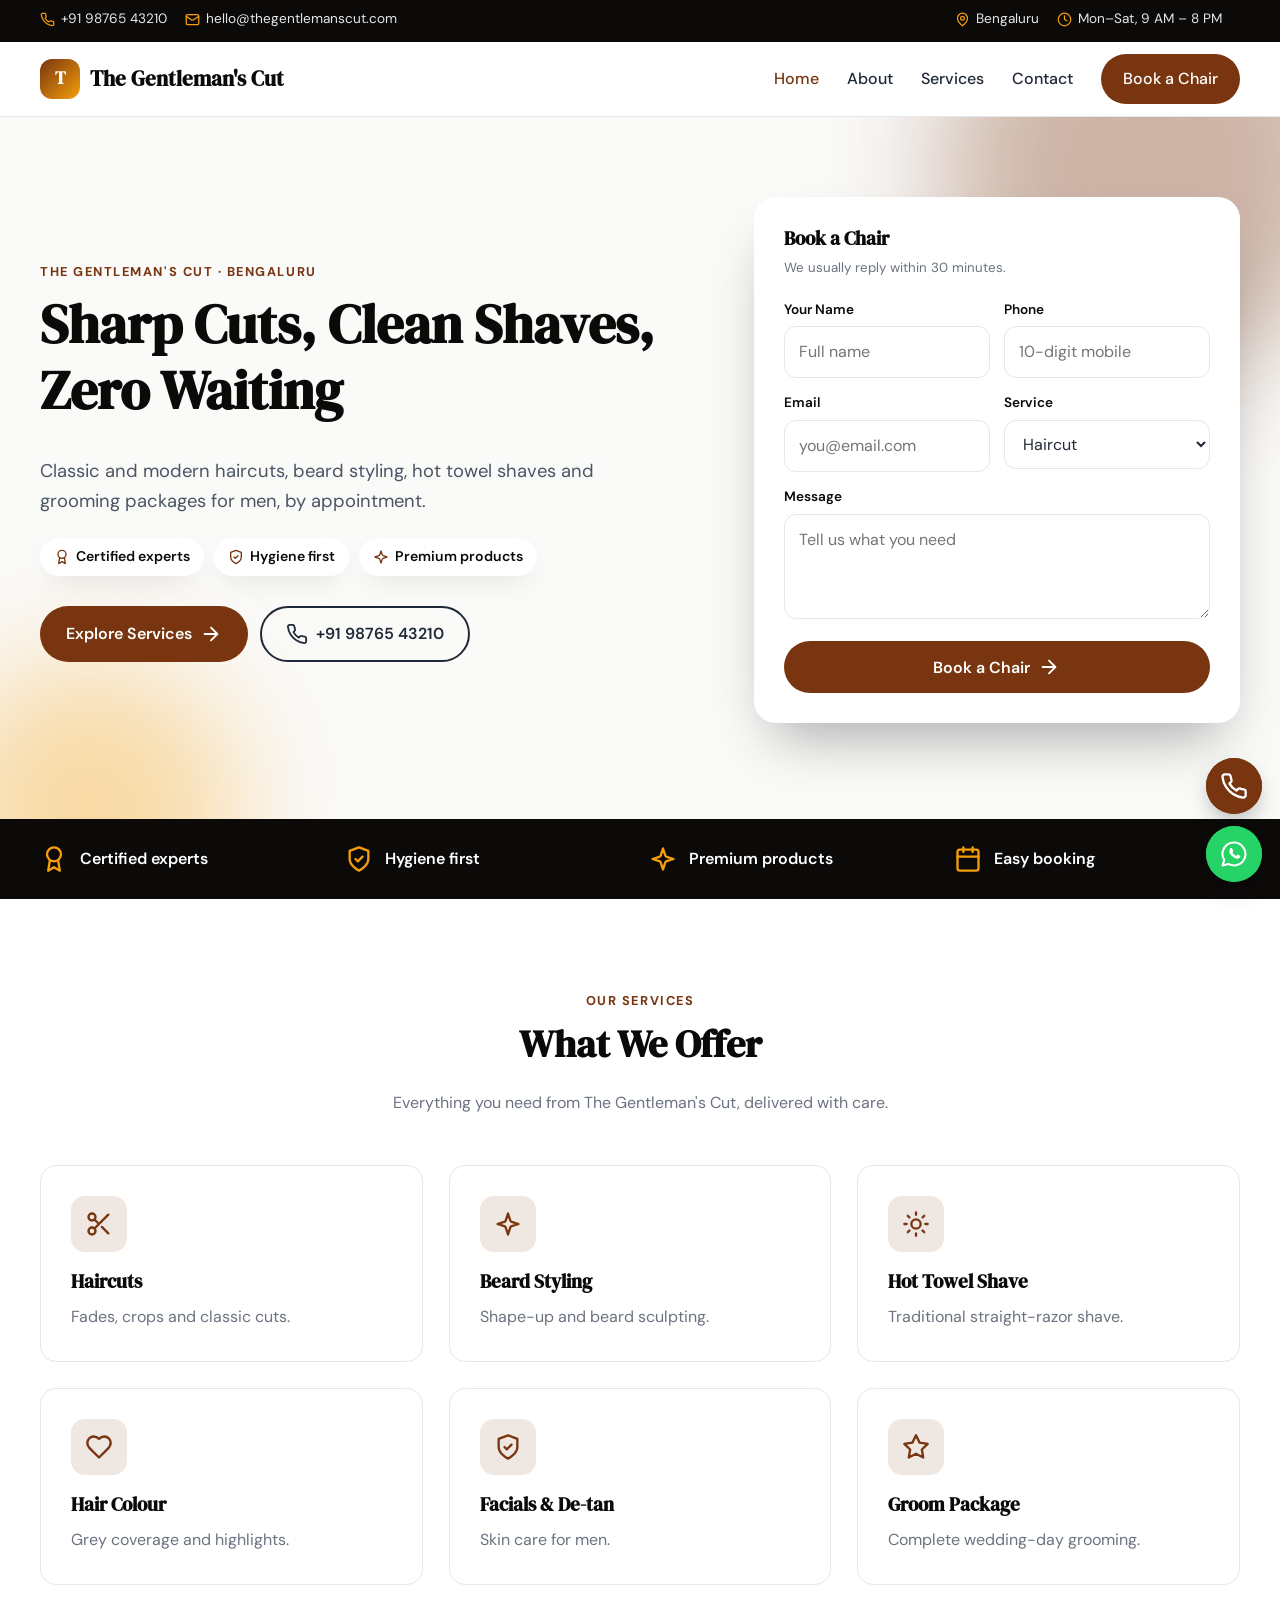
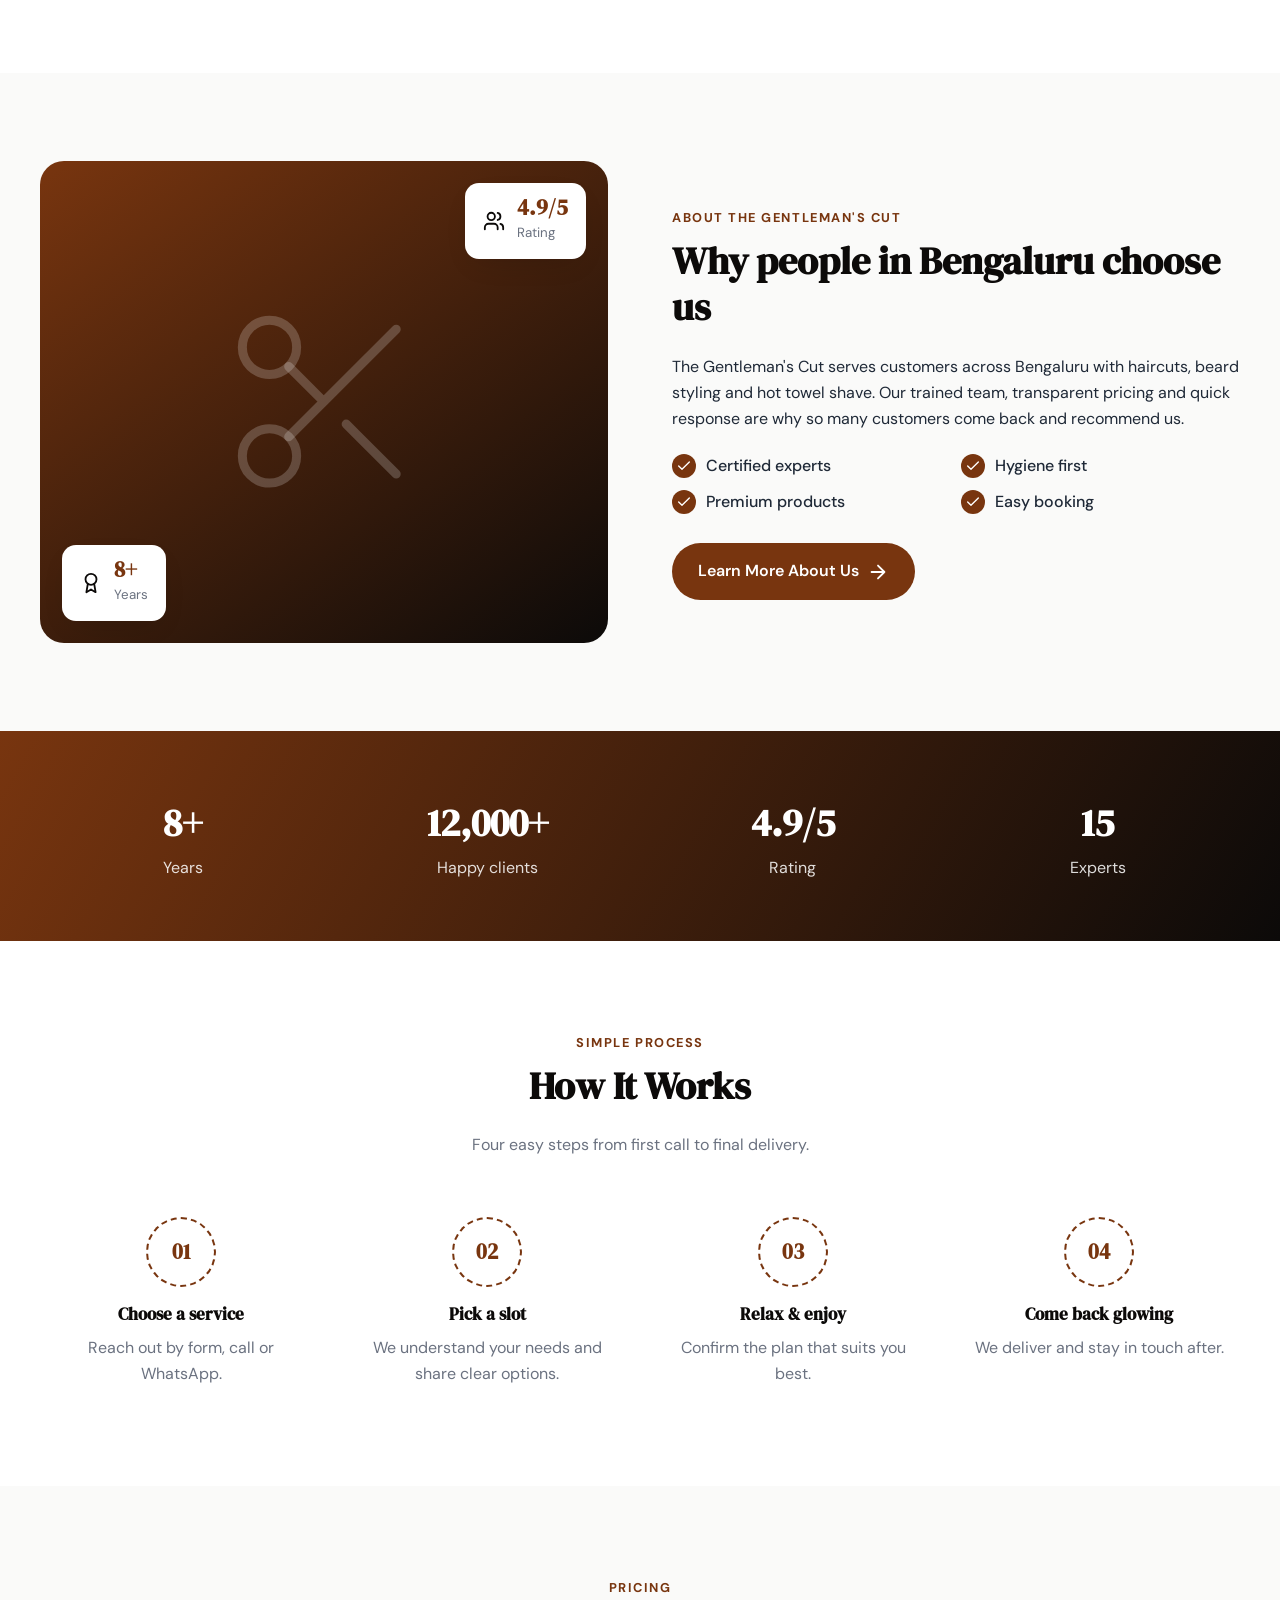
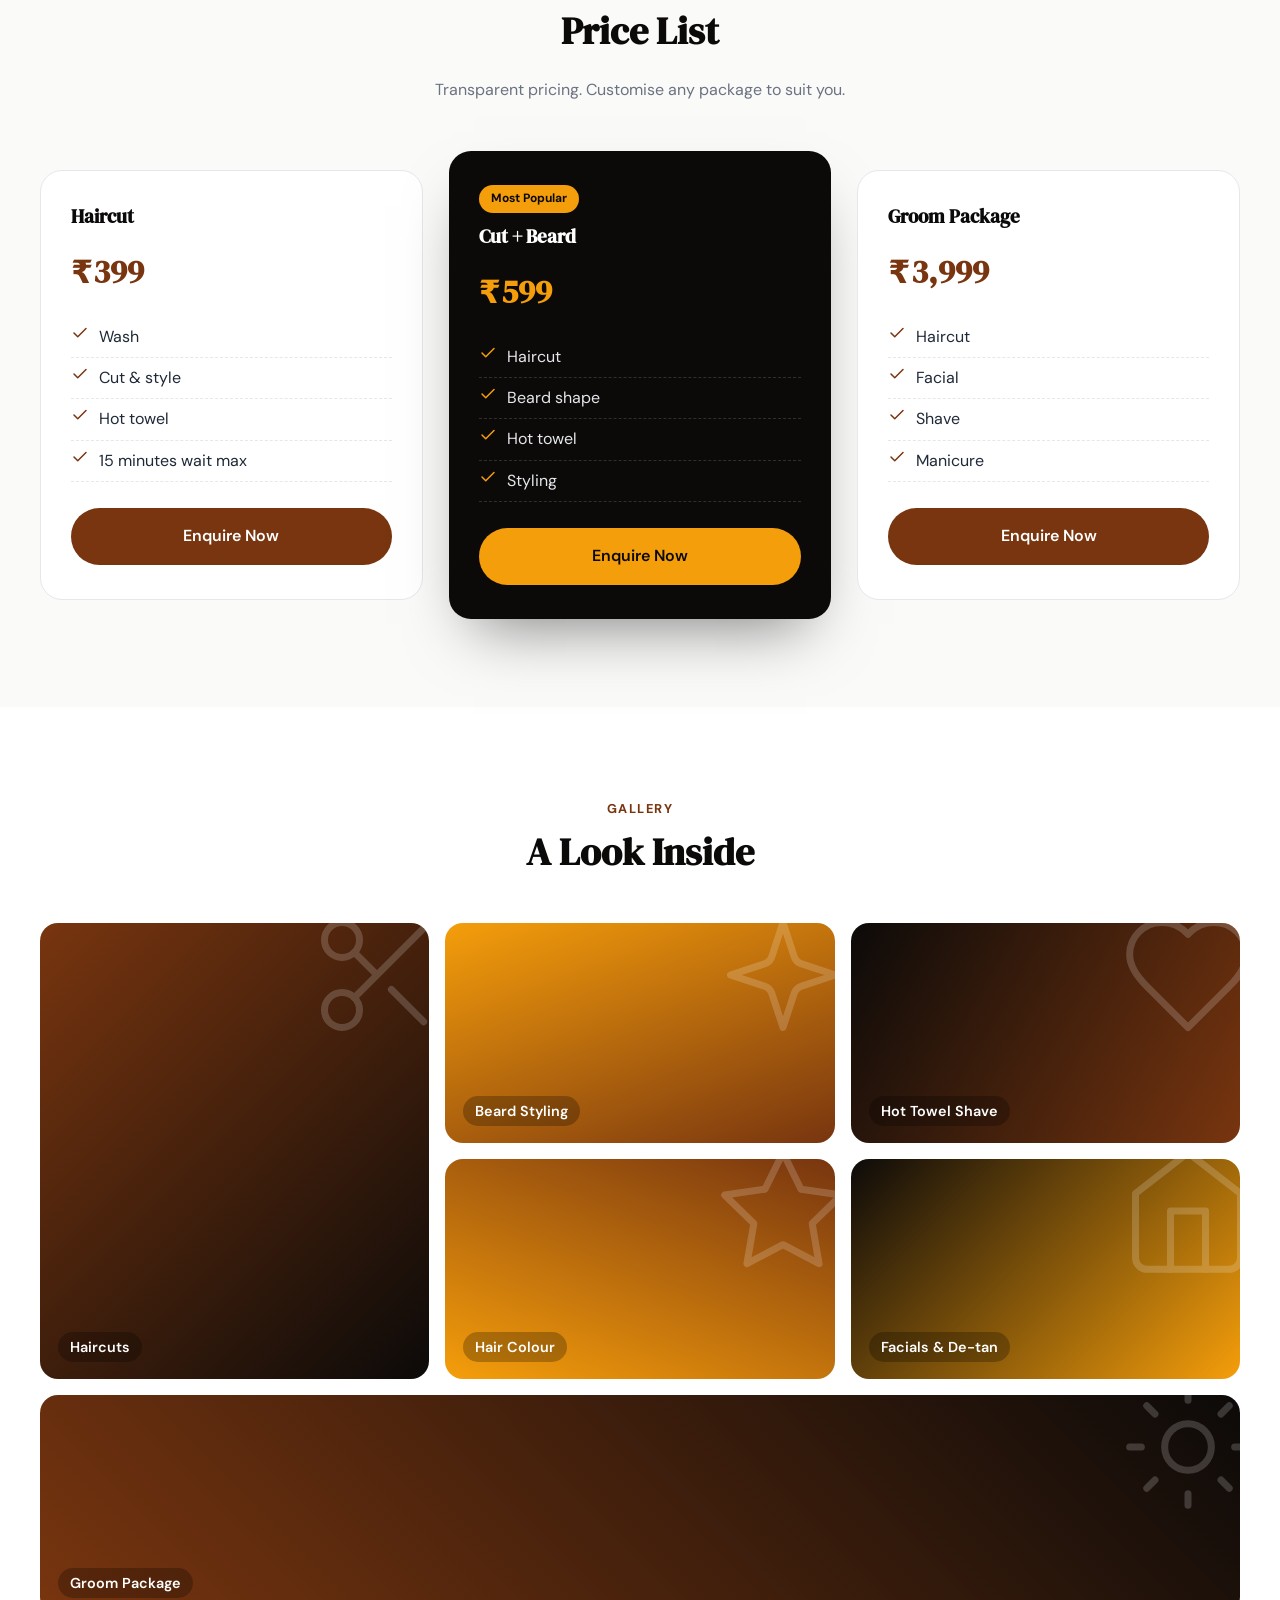
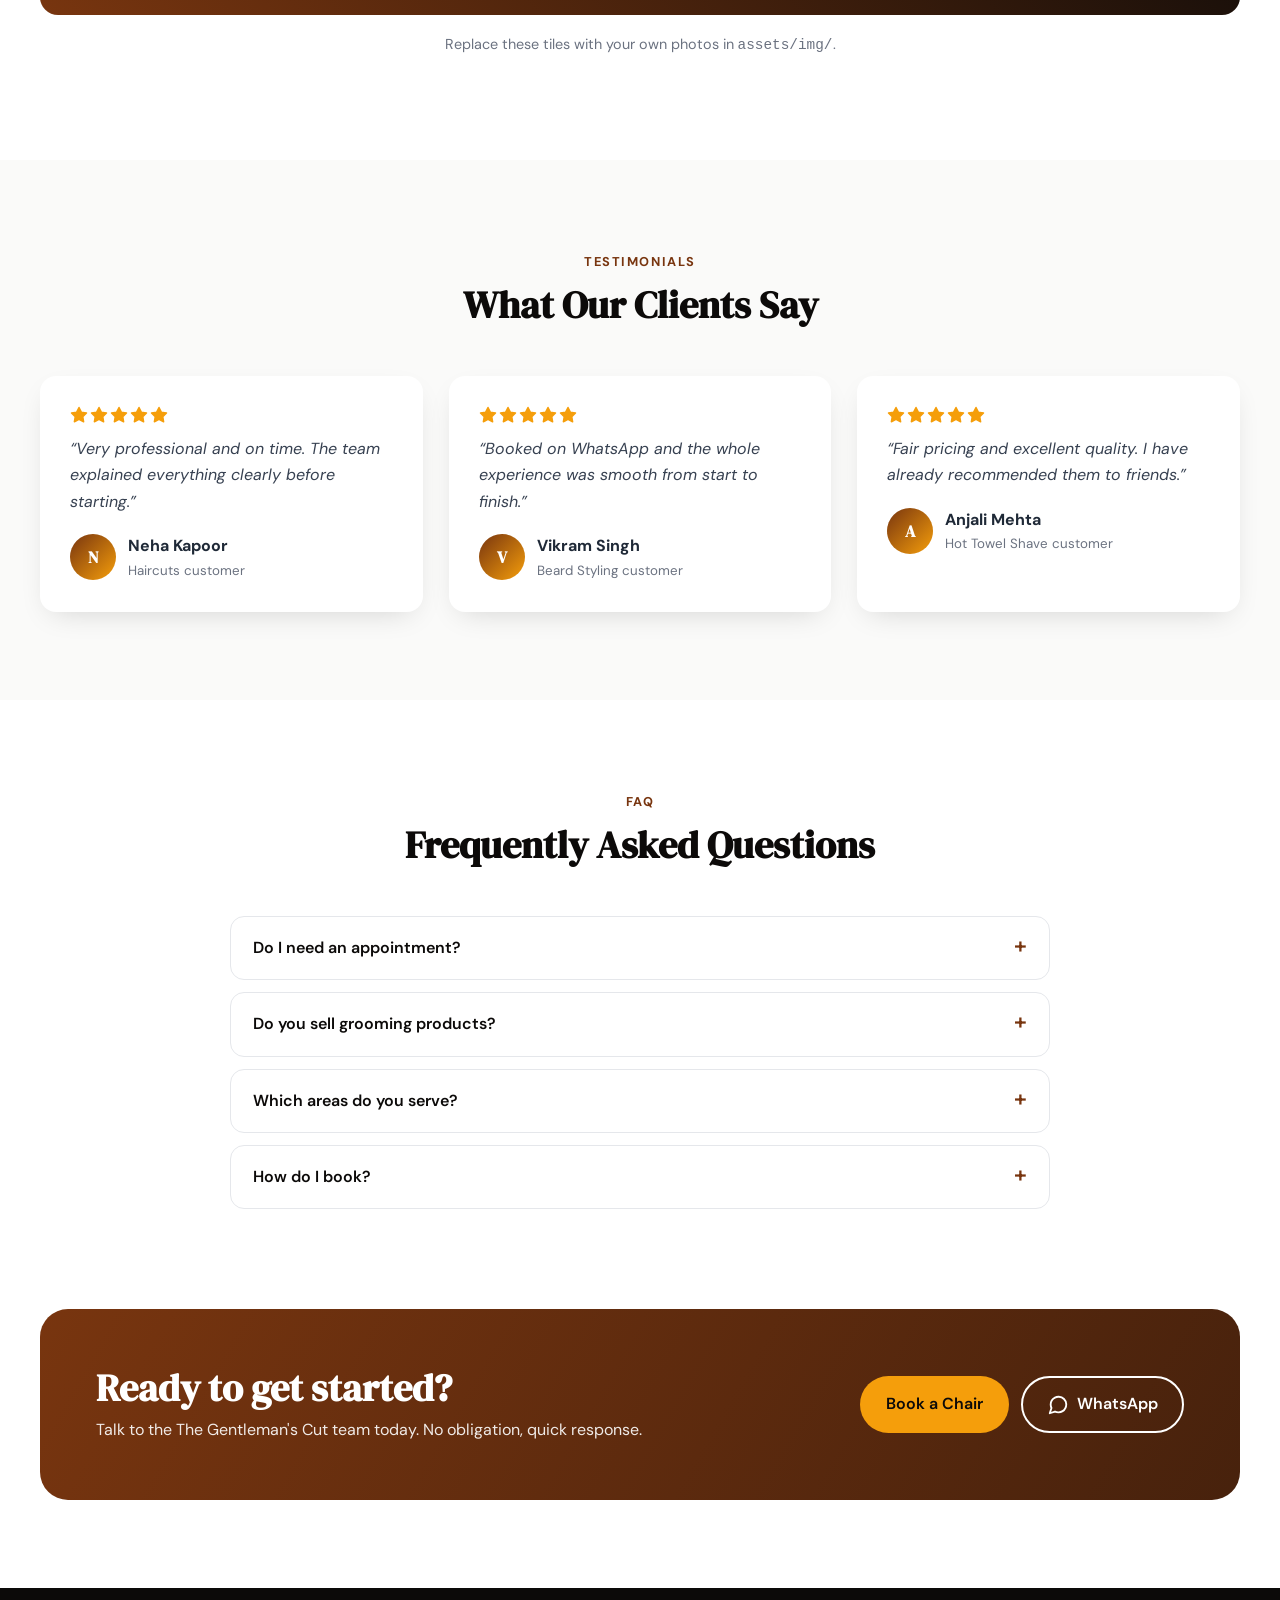
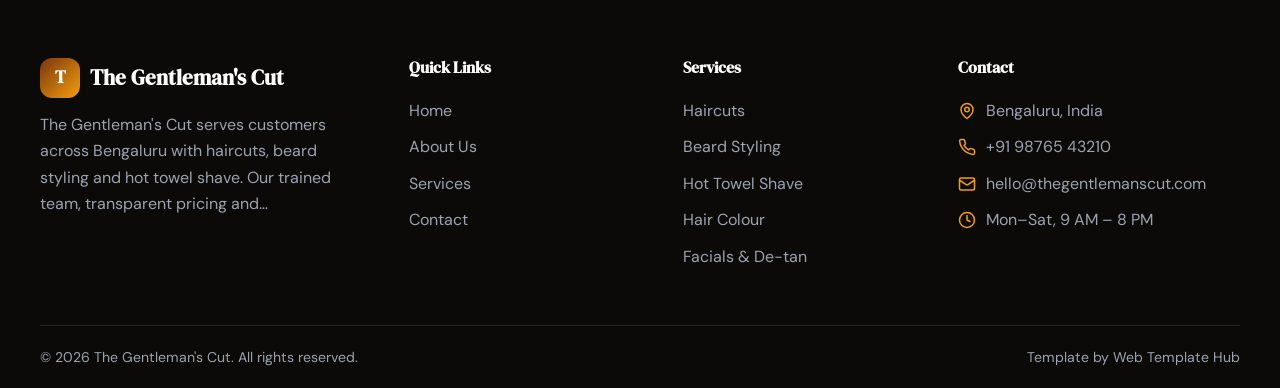
<file: index.html>
<!DOCTYPE html>
<html lang="en">
<head>
<meta charset="utf-8">
<meta name="viewport" content="width=device-width, initial-scale=1">
<title>The Gentleman&#x27;s Cut | Sharp Cuts, Clean Shaves, Zero Waiting</title>
<meta name="description" content="Classic and modern haircuts, beard styling, hot towel shaves and grooming packages for men, by appointment.">
<meta name="robots" content="noindex, follow">
<meta name="theme-color" content="#78350f">
<meta property="og:type" content="website">
<meta property="og:title" content="The Gentleman&#x27;s Cut | Sharp Cuts, Clean Shaves, Zero Waiting">
<meta property="og:description" content="Classic and modern haircuts, beard styling, hot towel shaves and grooming packages for men, by appointment.">
<meta property="og:image" content="https://www.example.com/assets/img/og-image.jpg">
<meta property="og:locale" content="en_IN">
<meta name="twitter:card" content="summary_large_image">
<link rel="icon" href="data:image/svg+xml,%3Csvg xmlns='http://www.w3.org/2000/svg' viewBox='0 0 64 64'%3E%3Crect width='64' height='64' rx='14' fill='%2378350f'/%3E%3Ctext x='32' y='43' font-size='32' text-anchor='middle' fill='white' font-family='Arial' font-weight='700'%3ET%3C/text%3E%3C/svg%3E">
<link rel="preconnect" href="https://fonts.googleapis.com">
<link rel="preconnect" href="https://fonts.gstatic.com" crossorigin>
<link href="https://fonts.googleapis.com/css2?family=DM+Serif+Display:wght@400;500;600;700&amp;family=DM+Sans:wght@400;500;600;700&amp;display=swap" rel="stylesheet">
<link rel="stylesheet" href="assets/css/style.css">
</head>
<body>
<div class="topbar"><div class="container">
<div><span><svg class="ic" viewBox="0 0 24 24" fill="none" stroke="currentColor" stroke-width="2" stroke-linecap="round" stroke-linejoin="round" aria-hidden="true"><path d="M22 16.92v3a2 2 0 0 1-2.18 2 19.79 19.79 0 0 1-8.63-3.07 19.5 19.5 0 0 1-6-6 19.79 19.79 0 0 1-3.07-8.67A2 2 0 0 1 4.11 2h3a2 2 0 0 1 2 1.72 12.84 12.84 0 0 0 .7 2.81 2 2 0 0 1-.45 2.11L8.09 9.91a16 16 0 0 0 6 6l1.27-1.27a2 2 0 0 1 2.11-.45 12.84 12.84 0 0 0 2.81.7A2 2 0 0 1 22 16.92z"/></svg> +91 98765 43210</span><span class="hide-sm"><svg class="ic" viewBox="0 0 24 24" fill="none" stroke="currentColor" stroke-width="2" stroke-linecap="round" stroke-linejoin="round" aria-hidden="true"><rect x="2" y="4" width="20" height="16" rx="2"/><path d="m22 7-8.97 5.7a1.94 1.94 0 0 1-2.06 0L2 7"/></svg> hello@thegentlemanscut.com</span></div>
<div><span class="hide-sm"><svg class="ic" viewBox="0 0 24 24" fill="none" stroke="currentColor" stroke-width="2" stroke-linecap="round" stroke-linejoin="round" aria-hidden="true"><path d="M20 10c0 6-8 12-8 12s-8-6-8-12a8 8 0 0 1 16 0Z"/><circle cx="12" cy="10" r="3"/></svg> Bengaluru</span><span><svg class="ic" viewBox="0 0 24 24" fill="none" stroke="currentColor" stroke-width="2" stroke-linecap="round" stroke-linejoin="round" aria-hidden="true"><circle cx="12" cy="12" r="10"/><path d="M12 6v6l4 2"/></svg> Mon–Sat, 9 AM – 8 PM</span></div>
</div></div>
<header class="header"><div class="container">
<a class="logo" href="index.html" aria-label="The Gentleman&#x27;s Cut home"><b>T</b>The Gentleman&#x27;s Cut</a>
<button class="menu-btn" aria-label="Open menu" aria-expanded="false"><svg class="ic" viewBox="0 0 24 24" fill="none" stroke="currentColor" stroke-width="2" stroke-linecap="round" stroke-linejoin="round" aria-hidden="true"><path d="M4 6h16M4 12h16M4 18h16"/></svg></button>
<nav class="nav" aria-label="Main">
<a href="index.html" class="active" aria-current="page">Home</a><a href="about.html">About</a><a href="services.html">Services</a><a href="contact.html">Contact</a>
<a class="btn btn-p" href="contact.html">Book a Chair</a>
</nav>
</div></header>
<main id="main">
<section class="hero hero-split"><div class="container hero-grid">
<div><span class="eyebrow">The Gentleman&#x27;s Cut · Bengaluru</span>
<h1>Sharp Cuts, Clean Shaves, Zero Waiting</h1><p class="lead">Classic and modern haircuts, beard styling, hot towel shaves and grooming packages for men, by appointment.</p><div class="badges"><span class="badge"><svg class="ic" viewBox="0 0 24 24" fill="none" stroke="currentColor" stroke-width="2" stroke-linecap="round" stroke-linejoin="round" aria-hidden="true"><circle cx="12" cy="8" r="6"/><path d="M15.477 12.89 17 22l-5-3-5 3 1.523-9.11"/></svg> Certified experts</span><span class="badge"><svg class="ic" viewBox="0 0 24 24" fill="none" stroke="currentColor" stroke-width="2" stroke-linecap="round" stroke-linejoin="round" aria-hidden="true"><path d="M12 22s8-4 8-10V5l-8-3-8 3v7c0 6 8 10 8 10z"/><path d="m9 12 2 2 4-4"/></svg> Hygiene first</span><span class="badge"><svg class="ic" viewBox="0 0 24 24" fill="none" stroke="currentColor" stroke-width="2" stroke-linecap="round" stroke-linejoin="round" aria-hidden="true"><path d="m12 3-1.9 5.8a2 2 0 0 1-1.3 1.3L3 12l5.8 1.9a2 2 0 0 1 1.3 1.3L12 21l1.9-5.8a2 2 0 0 1 1.3-1.3L21 12l-5.8-1.9a2 2 0 0 1-1.3-1.3Z"/></svg> Premium products</span></div>
<div class="ctas"><a class="btn btn-p" href="services.html">Explore Services <svg class="ic" viewBox="0 0 24 24" fill="none" stroke="currentColor" stroke-width="2" stroke-linecap="round" stroke-linejoin="round" aria-hidden="true"><path d="M5 12h14M12 5l7 7-7 7"/></svg></a><a class="btn btn-o" href="tel:+919876543210"><svg class="ic" viewBox="0 0 24 24" fill="none" stroke="currentColor" stroke-width="2" stroke-linecap="round" stroke-linejoin="round" aria-hidden="true"><path d="M22 16.92v3a2 2 0 0 1-2.18 2 19.79 19.79 0 0 1-8.63-3.07 19.5 19.5 0 0 1-6-6 19.79 19.79 0 0 1-3.07-8.67A2 2 0 0 1 4.11 2h3a2 2 0 0 1 2 1.72 12.84 12.84 0 0 0 .7 2.81 2 2 0 0 1-.45 2.11L8.09 9.91a16 16 0 0 0 6 6l1.27-1.27a2 2 0 0 1 2.11-.45 12.84 12.84 0 0 0 2.81.7A2 2 0 0 1 22 16.92z"/></svg> +91 98765 43210</a></div></div>
<div class="card-form"><h3>Book a Chair</h3><small>We usually reply within 30 minutes.</small><form class="form" method="post" data-demo="1" action="#">
<input class="hp" type="text" name="website" tabindex="-1" autocomplete="off" aria-hidden="true">
<div class="row"><div><label for="f-nameTrue">Your Name</label><input id="f-nameTrue" name="name" required placeholder="Full name"></div>
<div><label for="f-phoneTrue">Phone</label><input id="f-phoneTrue" name="phone" type="tel" required placeholder="10-digit mobile"></div></div>
<div class="row"><div><label for="f-emailTrue">Email</label><input id="f-emailTrue" name="email" type="email" placeholder="you@email.com"></div>
<div><label for="f-typeTrue">Service</label><select id="f-typeTrue" name="type"><option>Haircut</option><option>Beard</option><option>Shave</option><option>Colour</option><option>Groom</option></select></div></div>
<div><label for="f-msgTrue">Message</label><textarea id="f-msgTrue" name="message" rows="3" placeholder="Tell us what you need"></textarea></div>
<button class="btn btn-p" type="submit">Book a Chair <svg class="ic" viewBox="0 0 24 24" fill="none" stroke="currentColor" stroke-width="2" stroke-linecap="round" stroke-linejoin="round" aria-hidden="true"><path d="M5 12h14M12 5l7 7-7 7"/></svg></button>
<div class="form-msg" role="status"></div>
</form></div>
</div></section><section class="why" aria-label="Why choose us"><div class="container grid"><div><svg class="ic" viewBox="0 0 24 24" fill="none" stroke="currentColor" stroke-width="2" stroke-linecap="round" stroke-linejoin="round" aria-hidden="true"><circle cx="12" cy="8" r="6"/><path d="M15.477 12.89 17 22l-5-3-5 3 1.523-9.11"/></svg> Certified experts</div><div><svg class="ic" viewBox="0 0 24 24" fill="none" stroke="currentColor" stroke-width="2" stroke-linecap="round" stroke-linejoin="round" aria-hidden="true"><path d="M12 22s8-4 8-10V5l-8-3-8 3v7c0 6 8 10 8 10z"/><path d="m9 12 2 2 4-4"/></svg> Hygiene first</div><div><svg class="ic" viewBox="0 0 24 24" fill="none" stroke="currentColor" stroke-width="2" stroke-linecap="round" stroke-linejoin="round" aria-hidden="true"><path d="m12 3-1.9 5.8a2 2 0 0 1-1.3 1.3L3 12l5.8 1.9a2 2 0 0 1 1.3 1.3L12 21l1.9-5.8a2 2 0 0 1 1.3-1.3L21 12l-5.8-1.9a2 2 0 0 1-1.3-1.3Z"/></svg> Premium products</div><div><svg class="ic" viewBox="0 0 24 24" fill="none" stroke="currentColor" stroke-width="2" stroke-linecap="round" stroke-linejoin="round" aria-hidden="true"><rect x="3" y="4" width="18" height="18" rx="2"/><path d="M16 2v4M8 2v4M3 10h18"/></svg> Easy booking</div></div></section><section class="section"><div class="container"><div class="head reveal"><span class="eyebrow">Our Services</span><h2>What We Offer</h2><p>Everything you need from The Gentleman&#x27;s Cut, delivered with care.</p></div><div class="grid-3"><article class="svc reveal"><div class="ico"><svg class="ic" viewBox="0 0 24 24" fill="none" stroke="currentColor" stroke-width="2" stroke-linecap="round" stroke-linejoin="round" aria-hidden="true"><circle cx="6" cy="6" r="3"/><circle cx="6" cy="18" r="3"/><path d="M20 4 8.12 15.88M14.47 14.48 20 20M8.12 8.12 12 12"/></svg></div><h3 style="font-size:1.2rem">Haircuts</h3><p>Fades, crops and classic cuts.</p></article><article class="svc reveal"><div class="ico"><svg class="ic" viewBox="0 0 24 24" fill="none" stroke="currentColor" stroke-width="2" stroke-linecap="round" stroke-linejoin="round" aria-hidden="true"><path d="m12 3-1.9 5.8a2 2 0 0 1-1.3 1.3L3 12l5.8 1.9a2 2 0 0 1 1.3 1.3L12 21l1.9-5.8a2 2 0 0 1 1.3-1.3L21 12l-5.8-1.9a2 2 0 0 1-1.3-1.3Z"/></svg></div><h3 style="font-size:1.2rem">Beard Styling</h3><p>Shape-up and beard sculpting.</p></article><article class="svc reveal"><div class="ico"><svg class="ic" viewBox="0 0 24 24" fill="none" stroke="currentColor" stroke-width="2" stroke-linecap="round" stroke-linejoin="round" aria-hidden="true"><circle cx="12" cy="12" r="4"/><path d="M12 2v2M12 20v2M4.93 4.93l1.41 1.41M17.66 17.66l1.41 1.41M2 12h2M20 12h2M6.34 17.66l-1.41 1.41M19.07 4.93l-1.41 1.41"/></svg></div><h3 style="font-size:1.2rem">Hot Towel Shave</h3><p>Traditional straight-razor shave.</p></article><article class="svc reveal"><div class="ico"><svg class="ic" viewBox="0 0 24 24" fill="none" stroke="currentColor" stroke-width="2" stroke-linecap="round" stroke-linejoin="round" aria-hidden="true"><path d="M19 14c1.49-1.46 3-3.21 3-5.5A5.5 5.5 0 0 0 16.5 3c-1.76 0-3 .5-4.5 2-1.5-1.5-2.74-2-4.5-2A5.5 5.5 0 0 0 2 8.5c0 2.3 1.5 4.05 3 5.5l7 7Z"/></svg></div><h3 style="font-size:1.2rem">Hair Colour</h3><p>Grey coverage and highlights.</p></article><article class="svc reveal"><div class="ico"><svg class="ic" viewBox="0 0 24 24" fill="none" stroke="currentColor" stroke-width="2" stroke-linecap="round" stroke-linejoin="round" aria-hidden="true"><path d="M12 22s8-4 8-10V5l-8-3-8 3v7c0 6 8 10 8 10z"/><path d="m9 12 2 2 4-4"/></svg></div><h3 style="font-size:1.2rem">Facials &amp; De-tan</h3><p>Skin care for men.</p></article><article class="svc reveal"><div class="ico"><svg class="ic" viewBox="0 0 24 24" fill="none" stroke="currentColor" stroke-width="2" stroke-linecap="round" stroke-linejoin="round" aria-hidden="true"><path d="M12 2l3.09 6.26L22 9.27l-5 4.87 1.18 6.88L12 17.77l-6.18 3.25L7 14.14 2 9.27l6.91-1.01L12 2z"/></svg></div><h3 style="font-size:1.2rem">Groom Package</h3><p>Complete wedding-day grooming.</p></article></div></div></section><section class="section alt"><div class="container"><div class="split">
<div class="visual reveal"><svg class="ic" viewBox="0 0 24 24" fill="none" stroke="currentColor" stroke-width="2" stroke-linecap="round" stroke-linejoin="round" aria-hidden="true"><circle cx="6" cy="6" r="3"/><circle cx="6" cy="18" r="3"/><path d="M20 4 8.12 15.88M14.47 14.48 20 20M8.12 8.12 12 12"/></svg>
<div class="float f1"><svg class="ic" viewBox="0 0 24 24" fill="none" stroke="currentColor" stroke-width="2" stroke-linecap="round" stroke-linejoin="round" aria-hidden="true"><circle cx="12" cy="8" r="6"/><path d="M15.477 12.89 17 22l-5-3-5 3 1.523-9.11"/></svg><div><strong>8+</strong><small>Years</small></div></div>
<div class="float f2"><svg class="ic" viewBox="0 0 24 24" fill="none" stroke="currentColor" stroke-width="2" stroke-linecap="round" stroke-linejoin="round" aria-hidden="true"><path d="M16 21v-2a4 4 0 0 0-4-4H6a4 4 0 0 0-4 4v2"/><circle cx="9" cy="7" r="4"/><path d="M22 21v-2a4 4 0 0 0-3-3.87"/><path d="M16 3.13a4 4 0 0 1 0 7.75"/></svg><div><strong>4.9/5</strong><small>Rating</small></div></div></div>
<div class="reveal"><span class="eyebrow">About The Gentleman&#x27;s Cut</span><h2>Why people in Bengaluru choose us</h2><p>The Gentleman&#x27;s Cut serves customers across Bengaluru with haircuts, beard styling and hot towel shave. Our trained team, transparent pricing and quick response are why so many customers come back and recommend us.</p>
<ul class="checks"><li><svg class="ic" viewBox="0 0 24 24" fill="none" stroke="currentColor" stroke-width="2" stroke-linecap="round" stroke-linejoin="round" aria-hidden="true"><path d="M20 6 9 17l-5-5"/></svg> Certified experts</li><li><svg class="ic" viewBox="0 0 24 24" fill="none" stroke="currentColor" stroke-width="2" stroke-linecap="round" stroke-linejoin="round" aria-hidden="true"><path d="M20 6 9 17l-5-5"/></svg> Hygiene first</li><li><svg class="ic" viewBox="0 0 24 24" fill="none" stroke="currentColor" stroke-width="2" stroke-linecap="round" stroke-linejoin="round" aria-hidden="true"><path d="M20 6 9 17l-5-5"/></svg> Premium products</li><li><svg class="ic" viewBox="0 0 24 24" fill="none" stroke="currentColor" stroke-width="2" stroke-linecap="round" stroke-linejoin="round" aria-hidden="true"><path d="M20 6 9 17l-5-5"/></svg> Easy booking</li></ul><a class="btn btn-p" href="about.html">Learn More About Us <svg class="ic" viewBox="0 0 24 24" fill="none" stroke="currentColor" stroke-width="2" stroke-linecap="round" stroke-linejoin="round" aria-hidden="true"><path d="M5 12h14M12 5l7 7-7 7"/></svg></a></div>
</div></div></section><section class="stats-band"><div class="container grid"><div><strong>8+</strong><span>Years</span></div><div><strong>12,000+</strong><span>Happy clients</span></div><div><strong>4.9/5</strong><span>Rating</span></div><div><strong>15</strong><span>Experts</span></div></div></section><section class="section"><div class="container"><div class="head reveal"><span class="eyebrow">Simple Process</span><h2>How It Works</h2><p>Four easy steps from first call to final delivery.</p></div><div class="steps"><div class="step reveal"><h3>Choose a service</h3><p style="color:var(--muted);margin:0">Reach out by form, call or WhatsApp.</p></div><div class="step reveal"><h3>Pick a slot</h3><p style="color:var(--muted);margin:0">We understand your needs and share clear options.</p></div><div class="step reveal"><h3>Relax &amp; enjoy</h3><p style="color:var(--muted);margin:0">Confirm the plan that suits you best.</p></div><div class="step reveal"><h3>Come back glowing</h3><p style="color:var(--muted);margin:0">We deliver and stay in touch after.</p></div></div></div></section><section class="section alt"><div class="container"><div class="head reveal"><span class="eyebrow">Pricing</span><h2>Price List</h2><p>Transparent pricing. Customise any package to suit you.</p></div><div class="grid-3" style="align-items:center"><div class="pkg reveal"><h3>Haircut</h3><div class="price">₹399</div><ul><li><svg class="ic" viewBox="0 0 24 24" fill="none" stroke="currentColor" stroke-width="2" stroke-linecap="round" stroke-linejoin="round" aria-hidden="true"><path d="M20 6 9 17l-5-5"/></svg> Wash</li><li><svg class="ic" viewBox="0 0 24 24" fill="none" stroke="currentColor" stroke-width="2" stroke-linecap="round" stroke-linejoin="round" aria-hidden="true"><path d="M20 6 9 17l-5-5"/></svg> Cut &amp; style</li><li><svg class="ic" viewBox="0 0 24 24" fill="none" stroke="currentColor" stroke-width="2" stroke-linecap="round" stroke-linejoin="round" aria-hidden="true"><path d="M20 6 9 17l-5-5"/></svg> Hot towel</li><li><svg class="ic" viewBox="0 0 24 24" fill="none" stroke="currentColor" stroke-width="2" stroke-linecap="round" stroke-linejoin="round" aria-hidden="true"><path d="M20 6 9 17l-5-5"/></svg> 15 minutes wait max</li></ul><a class="btn btn-p" style="justify-content:center" href="contact.html">Enquire Now</a></div><div class="pkg reveal hl"><span class="tag">Most Popular</span><h3>Cut + Beard</h3><div class="price">₹599</div><ul><li><svg class="ic" viewBox="0 0 24 24" fill="none" stroke="currentColor" stroke-width="2" stroke-linecap="round" stroke-linejoin="round" aria-hidden="true"><path d="M20 6 9 17l-5-5"/></svg> Haircut</li><li><svg class="ic" viewBox="0 0 24 24" fill="none" stroke="currentColor" stroke-width="2" stroke-linecap="round" stroke-linejoin="round" aria-hidden="true"><path d="M20 6 9 17l-5-5"/></svg> Beard shape</li><li><svg class="ic" viewBox="0 0 24 24" fill="none" stroke="currentColor" stroke-width="2" stroke-linecap="round" stroke-linejoin="round" aria-hidden="true"><path d="M20 6 9 17l-5-5"/></svg> Hot towel</li><li><svg class="ic" viewBox="0 0 24 24" fill="none" stroke="currentColor" stroke-width="2" stroke-linecap="round" stroke-linejoin="round" aria-hidden="true"><path d="M20 6 9 17l-5-5"/></svg> Styling</li></ul><a class="btn btn-a" style="justify-content:center" href="contact.html">Enquire Now</a></div><div class="pkg reveal"><h3>Groom Package</h3><div class="price">₹3,999</div><ul><li><svg class="ic" viewBox="0 0 24 24" fill="none" stroke="currentColor" stroke-width="2" stroke-linecap="round" stroke-linejoin="round" aria-hidden="true"><path d="M20 6 9 17l-5-5"/></svg> Haircut</li><li><svg class="ic" viewBox="0 0 24 24" fill="none" stroke="currentColor" stroke-width="2" stroke-linecap="round" stroke-linejoin="round" aria-hidden="true"><path d="M20 6 9 17l-5-5"/></svg> Facial</li><li><svg class="ic" viewBox="0 0 24 24" fill="none" stroke="currentColor" stroke-width="2" stroke-linecap="round" stroke-linejoin="round" aria-hidden="true"><path d="M20 6 9 17l-5-5"/></svg> Shave</li><li><svg class="ic" viewBox="0 0 24 24" fill="none" stroke="currentColor" stroke-width="2" stroke-linecap="round" stroke-linejoin="round" aria-hidden="true"><path d="M20 6 9 17l-5-5"/></svg> Manicure</li></ul><a class="btn btn-p" style="justify-content:center" href="contact.html">Enquire Now</a></div></div></div></section><section class="section"><div class="container"><div class="head reveal"><span class="eyebrow">Gallery</span><h2>A Look Inside</h2></div><div class="gallery"><figure class="tile reveal" style="background:linear-gradient(135deg,#78350f,#0c0a09);margin:0"><svg class="ic" viewBox="0 0 24 24" fill="none" stroke="currentColor" stroke-width="2" stroke-linecap="round" stroke-linejoin="round" aria-hidden="true"><circle cx="6" cy="6" r="3"/><circle cx="6" cy="18" r="3"/><path d="M20 4 8.12 15.88M14.47 14.48 20 20M8.12 8.12 12 12"/></svg><figcaption><span>Haircuts</span></figcaption></figure><figure class="tile reveal" style="background:linear-gradient(160deg,#f59e0b,#78350f);margin:0"><svg class="ic" viewBox="0 0 24 24" fill="none" stroke="currentColor" stroke-width="2" stroke-linecap="round" stroke-linejoin="round" aria-hidden="true"><path d="m12 3-1.9 5.8a2 2 0 0 1-1.3 1.3L3 12l5.8 1.9a2 2 0 0 1 1.3 1.3L12 21l1.9-5.8a2 2 0 0 1 1.3-1.3L21 12l-5.8-1.9a2 2 0 0 1-1.3-1.3Z"/></svg><figcaption><span>Beard Styling</span></figcaption></figure><figure class="tile reveal" style="background:linear-gradient(120deg,#0c0a09,#78350f);margin:0"><svg class="ic" viewBox="0 0 24 24" fill="none" stroke="currentColor" stroke-width="2" stroke-linecap="round" stroke-linejoin="round" aria-hidden="true"><path d="M19 14c1.49-1.46 3-3.21 3-5.5A5.5 5.5 0 0 0 16.5 3c-1.76 0-3 .5-4.5 2-1.5-1.5-2.74-2-4.5-2A5.5 5.5 0 0 0 2 8.5c0 2.3 1.5 4.05 3 5.5l7 7Z"/></svg><figcaption><span>Hot Towel Shave</span></figcaption></figure><figure class="tile reveal" style="background:linear-gradient(200deg,#78350f,#f59e0b);margin:0"><svg class="ic" viewBox="0 0 24 24" fill="none" stroke="currentColor" stroke-width="2" stroke-linecap="round" stroke-linejoin="round" aria-hidden="true"><path d="M12 2l3.09 6.26L22 9.27l-5 4.87 1.18 6.88L12 17.77l-6.18 3.25L7 14.14 2 9.27l6.91-1.01L12 2z"/></svg><figcaption><span>Hair Colour</span></figcaption></figure><figure class="tile reveal" style="background:linear-gradient(135deg,#0c0a09,#f59e0b);margin:0"><svg class="ic" viewBox="0 0 24 24" fill="none" stroke="currentColor" stroke-width="2" stroke-linecap="round" stroke-linejoin="round" aria-hidden="true"><path d="m3 9 9-7 9 7v11a2 2 0 0 1-2 2H5a2 2 0 0 1-2-2z"/><path d="M9 22V12h6v10"/></svg><figcaption><span>Facials &amp; De-tan</span></figcaption></figure><figure class="tile reveal" style="background:linear-gradient(45deg,#78350f,#0c0a09);margin:0"><svg class="ic" viewBox="0 0 24 24" fill="none" stroke="currentColor" stroke-width="2" stroke-linecap="round" stroke-linejoin="round" aria-hidden="true"><circle cx="12" cy="12" r="4"/><path d="M12 2v2M12 20v2M4.93 4.93l1.41 1.41M17.66 17.66l1.41 1.41M2 12h2M20 12h2M6.34 17.66l-1.41 1.41M19.07 4.93l-1.41 1.41"/></svg><figcaption><span>Groom Package</span></figcaption></figure></div><p style="text-align:center;color:var(--muted);margin-top:18px;font-size:.9rem">Replace these tiles with your own photos in <code>assets/img/</code>.</p></div></section><section class="section alt"><div class="container"><div class="head reveal"><span class="eyebrow">Testimonials</span><h2>What Our Clients Say</h2></div><div class="grid-3"><blockquote class="quote reveal" style="margin:0"><div class="stars" aria-label="5 out of 5"><svg class="ic" viewBox="0 0 24 24" fill="none" stroke="currentColor" stroke-width="2" stroke-linecap="round" stroke-linejoin="round" aria-hidden="true"><path d="M12 2l3.09 6.26L22 9.27l-5 4.87 1.18 6.88L12 17.77l-6.18 3.25L7 14.14 2 9.27l6.91-1.01L12 2z"/></svg><svg class="ic" viewBox="0 0 24 24" fill="none" stroke="currentColor" stroke-width="2" stroke-linecap="round" stroke-linejoin="round" aria-hidden="true"><path d="M12 2l3.09 6.26L22 9.27l-5 4.87 1.18 6.88L12 17.77l-6.18 3.25L7 14.14 2 9.27l6.91-1.01L12 2z"/></svg><svg class="ic" viewBox="0 0 24 24" fill="none" stroke="currentColor" stroke-width="2" stroke-linecap="round" stroke-linejoin="round" aria-hidden="true"><path d="M12 2l3.09 6.26L22 9.27l-5 4.87 1.18 6.88L12 17.77l-6.18 3.25L7 14.14 2 9.27l6.91-1.01L12 2z"/></svg><svg class="ic" viewBox="0 0 24 24" fill="none" stroke="currentColor" stroke-width="2" stroke-linecap="round" stroke-linejoin="round" aria-hidden="true"><path d="M12 2l3.09 6.26L22 9.27l-5 4.87 1.18 6.88L12 17.77l-6.18 3.25L7 14.14 2 9.27l6.91-1.01L12 2z"/></svg><svg class="ic" viewBox="0 0 24 24" fill="none" stroke="currentColor" stroke-width="2" stroke-linecap="round" stroke-linejoin="round" aria-hidden="true"><path d="M12 2l3.09 6.26L22 9.27l-5 4.87 1.18 6.88L12 17.77l-6.18 3.25L7 14.14 2 9.27l6.91-1.01L12 2z"/></svg></div><p>&ldquo;Very professional and on time. The team explained everything clearly before starting.&rdquo;</p><footer class="who"><b>N</b><div><strong>Neha Kapoor</strong><small>Haircuts customer</small></div></footer></blockquote><blockquote class="quote reveal" style="margin:0"><div class="stars" aria-label="5 out of 5"><svg class="ic" viewBox="0 0 24 24" fill="none" stroke="currentColor" stroke-width="2" stroke-linecap="round" stroke-linejoin="round" aria-hidden="true"><path d="M12 2l3.09 6.26L22 9.27l-5 4.87 1.18 6.88L12 17.77l-6.18 3.25L7 14.14 2 9.27l6.91-1.01L12 2z"/></svg><svg class="ic" viewBox="0 0 24 24" fill="none" stroke="currentColor" stroke-width="2" stroke-linecap="round" stroke-linejoin="round" aria-hidden="true"><path d="M12 2l3.09 6.26L22 9.27l-5 4.87 1.18 6.88L12 17.77l-6.18 3.25L7 14.14 2 9.27l6.91-1.01L12 2z"/></svg><svg class="ic" viewBox="0 0 24 24" fill="none" stroke="currentColor" stroke-width="2" stroke-linecap="round" stroke-linejoin="round" aria-hidden="true"><path d="M12 2l3.09 6.26L22 9.27l-5 4.87 1.18 6.88L12 17.77l-6.18 3.25L7 14.14 2 9.27l6.91-1.01L12 2z"/></svg><svg class="ic" viewBox="0 0 24 24" fill="none" stroke="currentColor" stroke-width="2" stroke-linecap="round" stroke-linejoin="round" aria-hidden="true"><path d="M12 2l3.09 6.26L22 9.27l-5 4.87 1.18 6.88L12 17.77l-6.18 3.25L7 14.14 2 9.27l6.91-1.01L12 2z"/></svg><svg class="ic" viewBox="0 0 24 24" fill="none" stroke="currentColor" stroke-width="2" stroke-linecap="round" stroke-linejoin="round" aria-hidden="true"><path d="M12 2l3.09 6.26L22 9.27l-5 4.87 1.18 6.88L12 17.77l-6.18 3.25L7 14.14 2 9.27l6.91-1.01L12 2z"/></svg></div><p>&ldquo;Booked on WhatsApp and the whole experience was smooth from start to finish.&rdquo;</p><footer class="who"><b>V</b><div><strong>Vikram Singh</strong><small>Beard Styling customer</small></div></footer></blockquote><blockquote class="quote reveal" style="margin:0"><div class="stars" aria-label="5 out of 5"><svg class="ic" viewBox="0 0 24 24" fill="none" stroke="currentColor" stroke-width="2" stroke-linecap="round" stroke-linejoin="round" aria-hidden="true"><path d="M12 2l3.09 6.26L22 9.27l-5 4.87 1.18 6.88L12 17.77l-6.18 3.25L7 14.14 2 9.27l6.91-1.01L12 2z"/></svg><svg class="ic" viewBox="0 0 24 24" fill="none" stroke="currentColor" stroke-width="2" stroke-linecap="round" stroke-linejoin="round" aria-hidden="true"><path d="M12 2l3.09 6.26L22 9.27l-5 4.87 1.18 6.88L12 17.77l-6.18 3.25L7 14.14 2 9.27l6.91-1.01L12 2z"/></svg><svg class="ic" viewBox="0 0 24 24" fill="none" stroke="currentColor" stroke-width="2" stroke-linecap="round" stroke-linejoin="round" aria-hidden="true"><path d="M12 2l3.09 6.26L22 9.27l-5 4.87 1.18 6.88L12 17.77l-6.18 3.25L7 14.14 2 9.27l6.91-1.01L12 2z"/></svg><svg class="ic" viewBox="0 0 24 24" fill="none" stroke="currentColor" stroke-width="2" stroke-linecap="round" stroke-linejoin="round" aria-hidden="true"><path d="M12 2l3.09 6.26L22 9.27l-5 4.87 1.18 6.88L12 17.77l-6.18 3.25L7 14.14 2 9.27l6.91-1.01L12 2z"/></svg><svg class="ic" viewBox="0 0 24 24" fill="none" stroke="currentColor" stroke-width="2" stroke-linecap="round" stroke-linejoin="round" aria-hidden="true"><path d="M12 2l3.09 6.26L22 9.27l-5 4.87 1.18 6.88L12 17.77l-6.18 3.25L7 14.14 2 9.27l6.91-1.01L12 2z"/></svg></div><p>&ldquo;Fair pricing and excellent quality. I have already recommended them to friends.&rdquo;</p><footer class="who"><b>A</b><div><strong>Anjali Mehta</strong><small>Hot Towel Shave customer</small></div></footer></blockquote></div></div></section><section class="section"><div class="container"><div class="head reveal"><span class="eyebrow">FAQ</span><h2>Frequently Asked Questions</h2></div><div class="faq"><details><summary>Do I need an appointment?</summary><p>Walk-ins welcome; appointments skip the queue.</p></details><details><summary>Do you sell grooming products?</summary><p>Yes, we stock beard oils, pomades and more.</p></details><details><summary>Which areas do you serve?</summary><p>We serve Bengaluru and nearby areas. Share your location and we will confirm availability.</p></details><details><summary>How do I book?</summary><p>Call or WhatsApp us, or fill in the form. We usually confirm within 30 minutes during working hours.</p></details></div></div></section><section class="section" style="padding-top:0"><div class="container"><div class="cta reveal">
<div><h2>Ready to get started?</h2><p>Talk to the The Gentleman&#x27;s Cut team today. No obligation, quick response.</p></div>
<div style="display:flex;gap:12px;flex-wrap:wrap"><a class="btn btn-a" href="contact.html">Book a Chair</a><a class="btn btn-o" href="https://wa.me/919876543210"><svg class="ic" viewBox="0 0 24 24" fill="none" stroke="currentColor" stroke-width="2" stroke-linecap="round" stroke-linejoin="round" aria-hidden="true"><path d="M21 11.5a8.38 8.38 0 0 1-.9 3.8 8.5 8.5 0 0 1-7.6 4.7 8.38 8.38 0 0 1-3.8-.9L3 21l1.9-5.7a8.38 8.38 0 0 1-.9-3.8 8.5 8.5 0 0 1 4.7-7.6 8.38 8.38 0 0 1 3.8-.9h.5a8.48 8.48 0 0 1 8 8v.5z"/></svg> WhatsApp</a></div>
</div></div></section></main>
<footer class="footer"><div class="container grid">
<div><a class="logo" href="index.html"><b>T</b>The Gentleman&#x27;s Cut</a><p>The Gentleman&#x27;s Cut serves customers across Bengaluru with haircuts, beard styling and hot towel shave. Our trained team, transparent pricing and…</p></div>
<div><h4>Quick Links</h4><ul><li><a href="index.html">Home</a></li><li><a href="about.html">About Us</a></li><li><a href="services.html">Services</a></li><li><a href="contact.html">Contact</a></li></ul></div>
<div><h4>Services</h4><ul><li><a href="services.html">Haircuts</a></li><li><a href="services.html">Beard Styling</a></li><li><a href="services.html">Hot Towel Shave</a></li><li><a href="services.html">Hair Colour</a></li><li><a href="services.html">Facials &amp; De-tan</a></li></ul></div>
<div><h4>Contact</h4><ul class="contact"><li><svg class="ic" viewBox="0 0 24 24" fill="none" stroke="currentColor" stroke-width="2" stroke-linecap="round" stroke-linejoin="round" aria-hidden="true"><path d="M20 10c0 6-8 12-8 12s-8-6-8-12a8 8 0 0 1 16 0Z"/><circle cx="12" cy="10" r="3"/></svg> Bengaluru, India</li><li><svg class="ic" viewBox="0 0 24 24" fill="none" stroke="currentColor" stroke-width="2" stroke-linecap="round" stroke-linejoin="round" aria-hidden="true"><path d="M22 16.92v3a2 2 0 0 1-2.18 2 19.79 19.79 0 0 1-8.63-3.07 19.5 19.5 0 0 1-6-6 19.79 19.79 0 0 1-3.07-8.67A2 2 0 0 1 4.11 2h3a2 2 0 0 1 2 1.72 12.84 12.84 0 0 0 .7 2.81 2 2 0 0 1-.45 2.11L8.09 9.91a16 16 0 0 0 6 6l1.27-1.27a2 2 0 0 1 2.11-.45 12.84 12.84 0 0 0 2.81.7A2 2 0 0 1 22 16.92z"/></svg> <a href="tel:+919876543210">+91 98765 43210</a></li><li><svg class="ic" viewBox="0 0 24 24" fill="none" stroke="currentColor" stroke-width="2" stroke-linecap="round" stroke-linejoin="round" aria-hidden="true"><rect x="2" y="4" width="20" height="16" rx="2"/><path d="m22 7-8.97 5.7a1.94 1.94 0 0 1-2.06 0L2 7"/></svg> <a href="mailto:hello@thegentlemanscut.com">hello@thegentlemanscut.com</a></li><li><svg class="ic" viewBox="0 0 24 24" fill="none" stroke="currentColor" stroke-width="2" stroke-linecap="round" stroke-linejoin="round" aria-hidden="true"><circle cx="12" cy="12" r="10"/><path d="M12 6v6l4 2"/></svg> Mon–Sat, 9 AM – 8 PM</li></ul></div>
</div><div class="container copy"><span>&copy; <span id="year">2026</span> The Gentleman&#x27;s Cut. All rights reserved.</span><span>Template by <a href="https://webtemplatehub.online/" rel="nofollow">Web Template Hub</a></span></div></footer>
<div class="floats">
<a class="fab fab-call" href="tel:+919876543210" aria-label="Call The Gentleman&#x27;s Cut"><span>Call now</span><svg class="ic" viewBox="0 0 24 24" fill="none" stroke="currentColor" stroke-width="2" stroke-linecap="round" stroke-linejoin="round" aria-hidden="true"><path d="M22 16.92v3a2 2 0 0 1-2.18 2 19.79 19.79 0 0 1-8.63-3.07 19.5 19.5 0 0 1-6-6 19.79 19.79 0 0 1-3.07-8.67A2 2 0 0 1 4.11 2h3a2 2 0 0 1 2 1.72 12.84 12.84 0 0 0 .7 2.81 2 2 0 0 1-.45 2.11L8.09 9.91a16 16 0 0 0 6 6l1.27-1.27a2 2 0 0 1 2.11-.45 12.84 12.84 0 0 0 2.81.7A2 2 0 0 1 22 16.92z"/></svg></a>
<a class="fab fab-wa" href="https://wa.me/919876543210?text=Hi%20The%20Gentleman%27s%20Cut%2C%20I%20have%20an%20enquiry" aria-label="Chat on WhatsApp" target="_blank" rel="noopener"><span>WhatsApp us</span><svg viewBox="0 0 24 24" aria-hidden="true"><path d="M12 2.2a9.8 9.8 0 0 0-8.4 14.9L2.3 21.8l4.8-1.3A9.8 9.8 0 1 0 12 2.2z" fill="none" stroke="currentColor" stroke-width="1.8" stroke-linejoin="round"/><path fill="currentColor" d="M8.7 7.3c.2-.4.4-.4.7-.4h.5c.2 0 .4 0 .6.5l.8 1.9c.1.2.1.4 0 .6l-.4.6c-.1.2-.2.3 0 .6.6 1 1.4 1.8 2.5 2.4.3.2.4.1.6-.1l.7-.8c.2-.2.4-.2.6-.1l1.8.9c.3.1.4.2.4.4 0 .6-.3 1.5-1.2 1.9-.8.4-1.8.4-3.5-.3-2.2-.9-3.8-3-4.3-3.9-.6-1-.6-2.1-.1-3.2z"/></svg></a>
</div>

<script src="assets/js/main.js" defer></script>
</body>
</html>
</file>
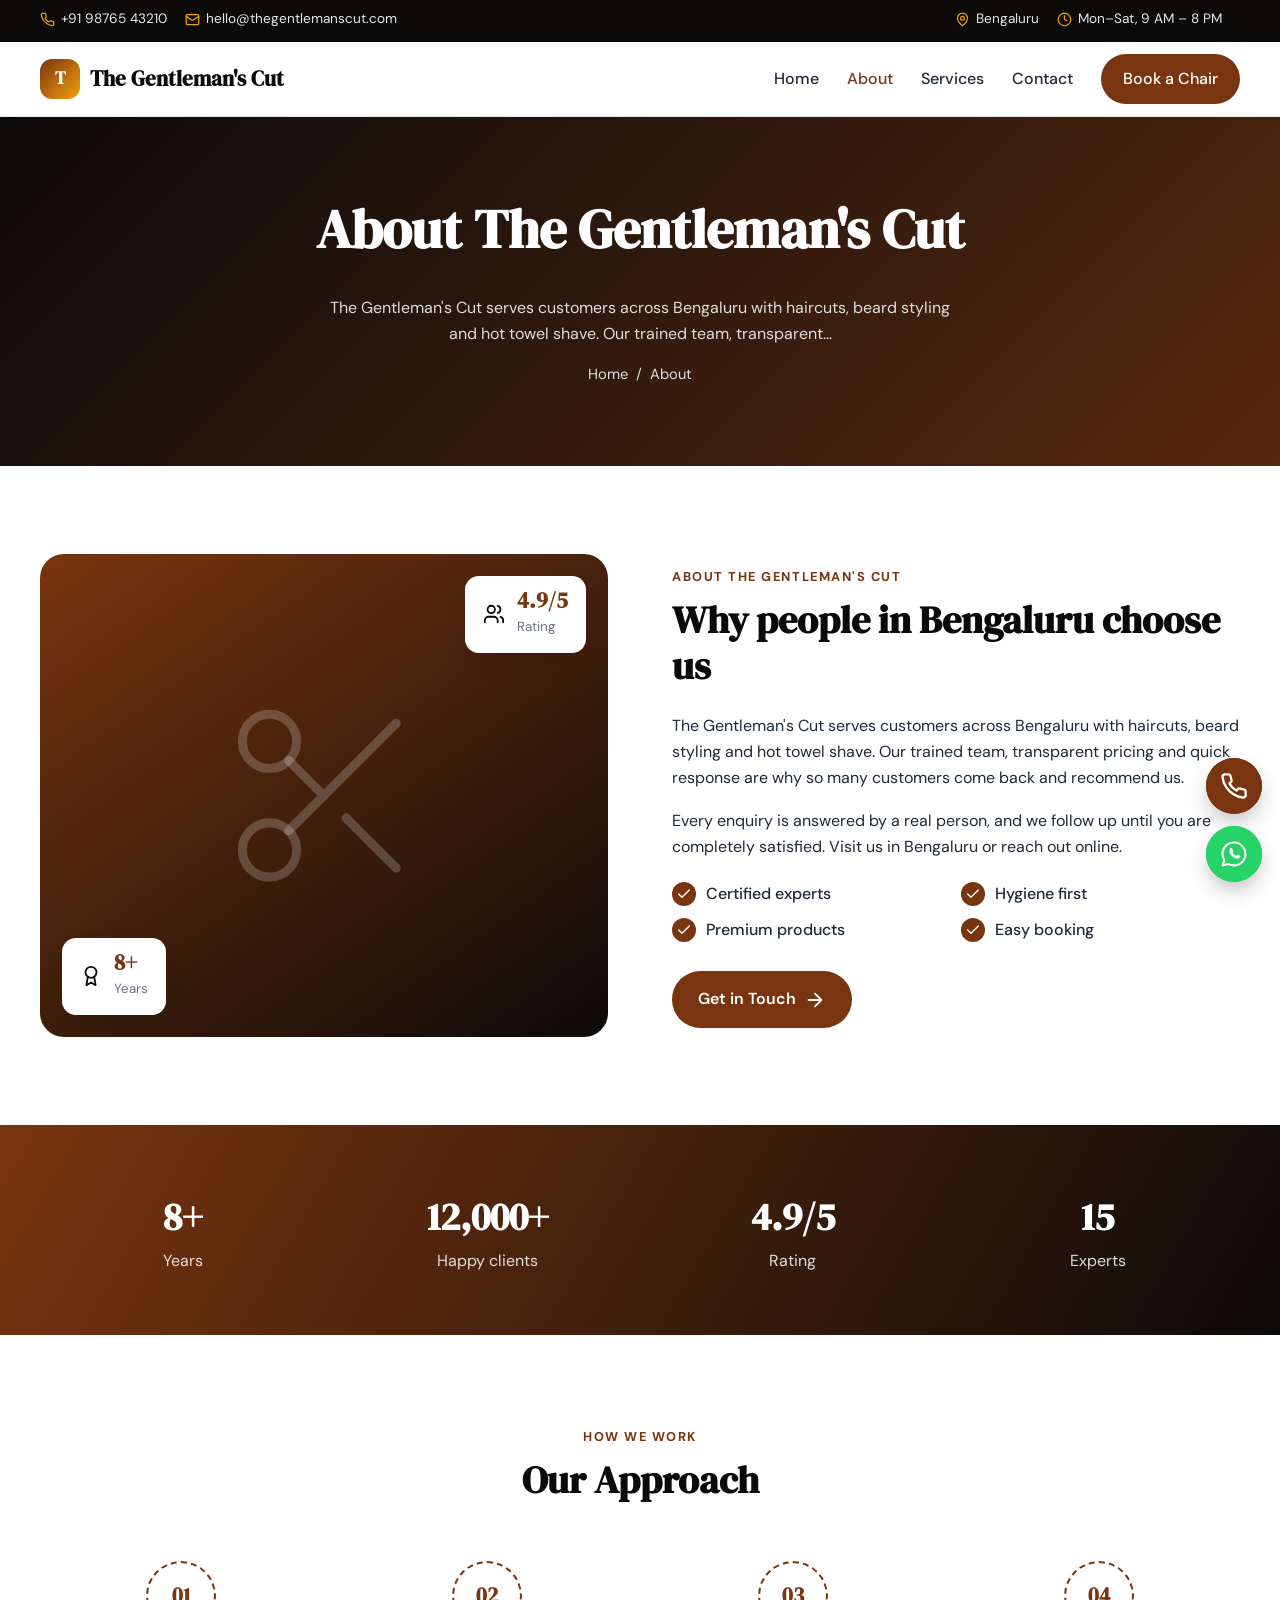
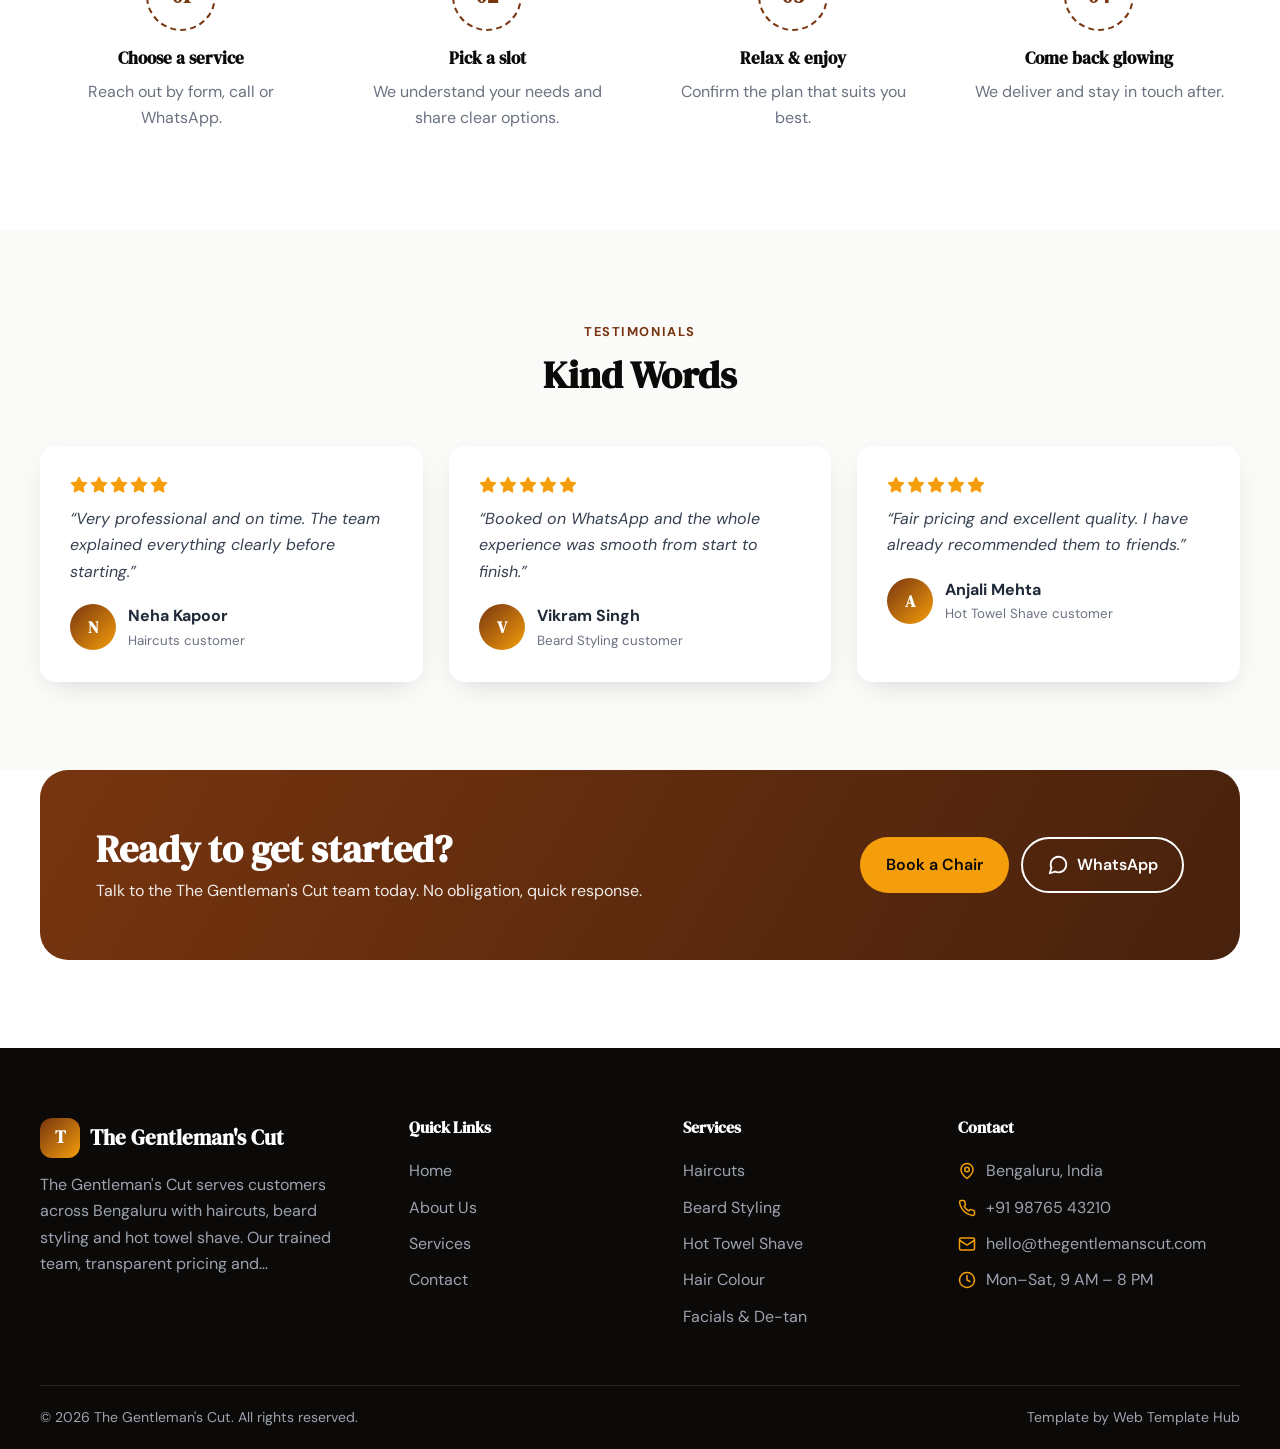
<file: about.html>
<!DOCTYPE html>
<html lang="en">
<head>
<meta charset="utf-8">
<meta name="viewport" content="width=device-width, initial-scale=1">
<title>About Us | The Gentleman&#x27;s Cut, Bengaluru</title>
<meta name="description" content="Learn about The Gentleman&#x27;s Cut: our story, team and why customers in Bengaluru trust us.">
<meta name="robots" content="noindex, follow">
<meta name="theme-color" content="#78350f">
<meta property="og:type" content="website">
<meta property="og:title" content="About Us | The Gentleman&#x27;s Cut, Bengaluru">
<meta property="og:description" content="Learn about The Gentleman&#x27;s Cut: our story, team and why customers in Bengaluru trust us.">
<meta property="og:image" content="https://www.example.com/assets/img/og-image.jpg">
<meta property="og:locale" content="en_IN">
<meta name="twitter:card" content="summary_large_image">
<link rel="icon" href="data:image/svg+xml,%3Csvg xmlns='http://www.w3.org/2000/svg' viewBox='0 0 64 64'%3E%3Crect width='64' height='64' rx='14' fill='%2378350f'/%3E%3Ctext x='32' y='43' font-size='32' text-anchor='middle' fill='white' font-family='Arial' font-weight='700'%3ET%3C/text%3E%3C/svg%3E">
<link rel="preconnect" href="https://fonts.googleapis.com">
<link rel="preconnect" href="https://fonts.gstatic.com" crossorigin>
<link href="https://fonts.googleapis.com/css2?family=DM+Serif+Display:wght@400;500;600;700&amp;family=DM+Sans:wght@400;500;600;700&amp;display=swap" rel="stylesheet">
<link rel="stylesheet" href="assets/css/style.css">
</head>
<body>
<div class="topbar"><div class="container">
<div><span><svg class="ic" viewBox="0 0 24 24" fill="none" stroke="currentColor" stroke-width="2" stroke-linecap="round" stroke-linejoin="round" aria-hidden="true"><path d="M22 16.92v3a2 2 0 0 1-2.18 2 19.79 19.79 0 0 1-8.63-3.07 19.5 19.5 0 0 1-6-6 19.79 19.79 0 0 1-3.07-8.67A2 2 0 0 1 4.11 2h3a2 2 0 0 1 2 1.72 12.84 12.84 0 0 0 .7 2.81 2 2 0 0 1-.45 2.11L8.09 9.91a16 16 0 0 0 6 6l1.27-1.27a2 2 0 0 1 2.11-.45 12.84 12.84 0 0 0 2.81.7A2 2 0 0 1 22 16.92z"/></svg> +91 98765 43210</span><span class="hide-sm"><svg class="ic" viewBox="0 0 24 24" fill="none" stroke="currentColor" stroke-width="2" stroke-linecap="round" stroke-linejoin="round" aria-hidden="true"><rect x="2" y="4" width="20" height="16" rx="2"/><path d="m22 7-8.97 5.7a1.94 1.94 0 0 1-2.06 0L2 7"/></svg> hello@thegentlemanscut.com</span></div>
<div><span class="hide-sm"><svg class="ic" viewBox="0 0 24 24" fill="none" stroke="currentColor" stroke-width="2" stroke-linecap="round" stroke-linejoin="round" aria-hidden="true"><path d="M20 10c0 6-8 12-8 12s-8-6-8-12a8 8 0 0 1 16 0Z"/><circle cx="12" cy="10" r="3"/></svg> Bengaluru</span><span><svg class="ic" viewBox="0 0 24 24" fill="none" stroke="currentColor" stroke-width="2" stroke-linecap="round" stroke-linejoin="round" aria-hidden="true"><circle cx="12" cy="12" r="10"/><path d="M12 6v6l4 2"/></svg> Mon–Sat, 9 AM – 8 PM</span></div>
</div></div>
<header class="header"><div class="container">
<a class="logo" href="index.html" aria-label="The Gentleman&#x27;s Cut home"><b>T</b>The Gentleman&#x27;s Cut</a>
<button class="menu-btn" aria-label="Open menu" aria-expanded="false"><svg class="ic" viewBox="0 0 24 24" fill="none" stroke="currentColor" stroke-width="2" stroke-linecap="round" stroke-linejoin="round" aria-hidden="true"><path d="M4 6h16M4 12h16M4 18h16"/></svg></button>
<nav class="nav" aria-label="Main">
<a href="index.html">Home</a><a href="about.html" class="active" aria-current="page">About</a><a href="services.html">Services</a><a href="contact.html">Contact</a>
<a class="btn btn-p" href="contact.html">Book a Chair</a>
</nav>
</div></header>
<main id="main">
<section class="page-hero"><div class="container"><h1>About The Gentleman&#x27;s Cut</h1><p style="opacity:.85;max-width:640px;margin:0 auto 14px">The Gentleman&#x27;s Cut serves customers across Bengaluru with haircuts, beard styling and hot towel shave. Our trained team, transparent…</p><nav aria-label="Breadcrumb"><ol class="crumbs"><li><a href="index.html">Home</a></li><li aria-current="page">About</li></ol></nav></div></section><section class="section"><div class="container"><div class="split">
<div class="visual reveal"><svg class="ic" viewBox="0 0 24 24" fill="none" stroke="currentColor" stroke-width="2" stroke-linecap="round" stroke-linejoin="round" aria-hidden="true"><circle cx="6" cy="6" r="3"/><circle cx="6" cy="18" r="3"/><path d="M20 4 8.12 15.88M14.47 14.48 20 20M8.12 8.12 12 12"/></svg>
<div class="float f1"><svg class="ic" viewBox="0 0 24 24" fill="none" stroke="currentColor" stroke-width="2" stroke-linecap="round" stroke-linejoin="round" aria-hidden="true"><circle cx="12" cy="8" r="6"/><path d="M15.477 12.89 17 22l-5-3-5 3 1.523-9.11"/></svg><div><strong>8+</strong><small>Years</small></div></div>
<div class="float f2"><svg class="ic" viewBox="0 0 24 24" fill="none" stroke="currentColor" stroke-width="2" stroke-linecap="round" stroke-linejoin="round" aria-hidden="true"><path d="M16 21v-2a4 4 0 0 0-4-4H6a4 4 0 0 0-4 4v2"/><circle cx="9" cy="7" r="4"/><path d="M22 21v-2a4 4 0 0 0-3-3.87"/><path d="M16 3.13a4 4 0 0 1 0 7.75"/></svg><div><strong>4.9/5</strong><small>Rating</small></div></div></div>
<div class="reveal"><span class="eyebrow">About The Gentleman&#x27;s Cut</span><h2>Why people in Bengaluru choose us</h2><p>The Gentleman&#x27;s Cut serves customers across Bengaluru with haircuts, beard styling and hot towel shave. Our trained team, transparent pricing and quick response are why so many customers come back and recommend us.</p><p>Every enquiry is answered by a real person, and we follow up until you are completely satisfied. Visit us in Bengaluru or reach out online.</p>
<ul class="checks"><li><svg class="ic" viewBox="0 0 24 24" fill="none" stroke="currentColor" stroke-width="2" stroke-linecap="round" stroke-linejoin="round" aria-hidden="true"><path d="M20 6 9 17l-5-5"/></svg> Certified experts</li><li><svg class="ic" viewBox="0 0 24 24" fill="none" stroke="currentColor" stroke-width="2" stroke-linecap="round" stroke-linejoin="round" aria-hidden="true"><path d="M20 6 9 17l-5-5"/></svg> Hygiene first</li><li><svg class="ic" viewBox="0 0 24 24" fill="none" stroke="currentColor" stroke-width="2" stroke-linecap="round" stroke-linejoin="round" aria-hidden="true"><path d="M20 6 9 17l-5-5"/></svg> Premium products</li><li><svg class="ic" viewBox="0 0 24 24" fill="none" stroke="currentColor" stroke-width="2" stroke-linecap="round" stroke-linejoin="round" aria-hidden="true"><path d="M20 6 9 17l-5-5"/></svg> Easy booking</li></ul><a class="btn btn-p" href="contact.html">Get in Touch <svg class="ic" viewBox="0 0 24 24" fill="none" stroke="currentColor" stroke-width="2" stroke-linecap="round" stroke-linejoin="round" aria-hidden="true"><path d="M5 12h14M12 5l7 7-7 7"/></svg></a></div>
</div></div></section><section class="stats-band"><div class="container grid"><div><strong>8+</strong><span>Years</span></div><div><strong>12,000+</strong><span>Happy clients</span></div><div><strong>4.9/5</strong><span>Rating</span></div><div><strong>15</strong><span>Experts</span></div></div></section><section class="section"><div class="container"><div class="head reveal"><span class="eyebrow">How We Work</span><h2>Our Approach</h2></div><div class="steps"><div class="step reveal"><h3>Choose a service</h3><p style="color:var(--muted);margin:0">Reach out by form, call or WhatsApp.</p></div><div class="step reveal"><h3>Pick a slot</h3><p style="color:var(--muted);margin:0">We understand your needs and share clear options.</p></div><div class="step reveal"><h3>Relax &amp; enjoy</h3><p style="color:var(--muted);margin:0">Confirm the plan that suits you best.</p></div><div class="step reveal"><h3>Come back glowing</h3><p style="color:var(--muted);margin:0">We deliver and stay in touch after.</p></div></div></div></section><section class="section alt"><div class="container"><div class="head reveal"><span class="eyebrow">Testimonials</span><h2>Kind Words</h2></div><div class="grid-3"><blockquote class="quote reveal" style="margin:0"><div class="stars" aria-label="5 out of 5"><svg class="ic" viewBox="0 0 24 24" fill="none" stroke="currentColor" stroke-width="2" stroke-linecap="round" stroke-linejoin="round" aria-hidden="true"><path d="M12 2l3.09 6.26L22 9.27l-5 4.87 1.18 6.88L12 17.77l-6.18 3.25L7 14.14 2 9.27l6.91-1.01L12 2z"/></svg><svg class="ic" viewBox="0 0 24 24" fill="none" stroke="currentColor" stroke-width="2" stroke-linecap="round" stroke-linejoin="round" aria-hidden="true"><path d="M12 2l3.09 6.26L22 9.27l-5 4.87 1.18 6.88L12 17.77l-6.18 3.25L7 14.14 2 9.27l6.91-1.01L12 2z"/></svg><svg class="ic" viewBox="0 0 24 24" fill="none" stroke="currentColor" stroke-width="2" stroke-linecap="round" stroke-linejoin="round" aria-hidden="true"><path d="M12 2l3.09 6.26L22 9.27l-5 4.87 1.18 6.88L12 17.77l-6.18 3.25L7 14.14 2 9.27l6.91-1.01L12 2z"/></svg><svg class="ic" viewBox="0 0 24 24" fill="none" stroke="currentColor" stroke-width="2" stroke-linecap="round" stroke-linejoin="round" aria-hidden="true"><path d="M12 2l3.09 6.26L22 9.27l-5 4.87 1.18 6.88L12 17.77l-6.18 3.25L7 14.14 2 9.27l6.91-1.01L12 2z"/></svg><svg class="ic" viewBox="0 0 24 24" fill="none" stroke="currentColor" stroke-width="2" stroke-linecap="round" stroke-linejoin="round" aria-hidden="true"><path d="M12 2l3.09 6.26L22 9.27l-5 4.87 1.18 6.88L12 17.77l-6.18 3.25L7 14.14 2 9.27l6.91-1.01L12 2z"/></svg></div><p>&ldquo;Very professional and on time. The team explained everything clearly before starting.&rdquo;</p><footer class="who"><b>N</b><div><strong>Neha Kapoor</strong><small>Haircuts customer</small></div></footer></blockquote><blockquote class="quote reveal" style="margin:0"><div class="stars" aria-label="5 out of 5"><svg class="ic" viewBox="0 0 24 24" fill="none" stroke="currentColor" stroke-width="2" stroke-linecap="round" stroke-linejoin="round" aria-hidden="true"><path d="M12 2l3.09 6.26L22 9.27l-5 4.87 1.18 6.88L12 17.77l-6.18 3.25L7 14.14 2 9.27l6.91-1.01L12 2z"/></svg><svg class="ic" viewBox="0 0 24 24" fill="none" stroke="currentColor" stroke-width="2" stroke-linecap="round" stroke-linejoin="round" aria-hidden="true"><path d="M12 2l3.09 6.26L22 9.27l-5 4.87 1.18 6.88L12 17.77l-6.18 3.25L7 14.14 2 9.27l6.91-1.01L12 2z"/></svg><svg class="ic" viewBox="0 0 24 24" fill="none" stroke="currentColor" stroke-width="2" stroke-linecap="round" stroke-linejoin="round" aria-hidden="true"><path d="M12 2l3.09 6.26L22 9.27l-5 4.87 1.18 6.88L12 17.77l-6.18 3.25L7 14.14 2 9.27l6.91-1.01L12 2z"/></svg><svg class="ic" viewBox="0 0 24 24" fill="none" stroke="currentColor" stroke-width="2" stroke-linecap="round" stroke-linejoin="round" aria-hidden="true"><path d="M12 2l3.09 6.26L22 9.27l-5 4.87 1.18 6.88L12 17.77l-6.18 3.25L7 14.14 2 9.27l6.91-1.01L12 2z"/></svg><svg class="ic" viewBox="0 0 24 24" fill="none" stroke="currentColor" stroke-width="2" stroke-linecap="round" stroke-linejoin="round" aria-hidden="true"><path d="M12 2l3.09 6.26L22 9.27l-5 4.87 1.18 6.88L12 17.77l-6.18 3.25L7 14.14 2 9.27l6.91-1.01L12 2z"/></svg></div><p>&ldquo;Booked on WhatsApp and the whole experience was smooth from start to finish.&rdquo;</p><footer class="who"><b>V</b><div><strong>Vikram Singh</strong><small>Beard Styling customer</small></div></footer></blockquote><blockquote class="quote reveal" style="margin:0"><div class="stars" aria-label="5 out of 5"><svg class="ic" viewBox="0 0 24 24" fill="none" stroke="currentColor" stroke-width="2" stroke-linecap="round" stroke-linejoin="round" aria-hidden="true"><path d="M12 2l3.09 6.26L22 9.27l-5 4.87 1.18 6.88L12 17.77l-6.18 3.25L7 14.14 2 9.27l6.91-1.01L12 2z"/></svg><svg class="ic" viewBox="0 0 24 24" fill="none" stroke="currentColor" stroke-width="2" stroke-linecap="round" stroke-linejoin="round" aria-hidden="true"><path d="M12 2l3.09 6.26L22 9.27l-5 4.87 1.18 6.88L12 17.77l-6.18 3.25L7 14.14 2 9.27l6.91-1.01L12 2z"/></svg><svg class="ic" viewBox="0 0 24 24" fill="none" stroke="currentColor" stroke-width="2" stroke-linecap="round" stroke-linejoin="round" aria-hidden="true"><path d="M12 2l3.09 6.26L22 9.27l-5 4.87 1.18 6.88L12 17.77l-6.18 3.25L7 14.14 2 9.27l6.91-1.01L12 2z"/></svg><svg class="ic" viewBox="0 0 24 24" fill="none" stroke="currentColor" stroke-width="2" stroke-linecap="round" stroke-linejoin="round" aria-hidden="true"><path d="M12 2l3.09 6.26L22 9.27l-5 4.87 1.18 6.88L12 17.77l-6.18 3.25L7 14.14 2 9.27l6.91-1.01L12 2z"/></svg><svg class="ic" viewBox="0 0 24 24" fill="none" stroke="currentColor" stroke-width="2" stroke-linecap="round" stroke-linejoin="round" aria-hidden="true"><path d="M12 2l3.09 6.26L22 9.27l-5 4.87 1.18 6.88L12 17.77l-6.18 3.25L7 14.14 2 9.27l6.91-1.01L12 2z"/></svg></div><p>&ldquo;Fair pricing and excellent quality. I have already recommended them to friends.&rdquo;</p><footer class="who"><b>A</b><div><strong>Anjali Mehta</strong><small>Hot Towel Shave customer</small></div></footer></blockquote></div></div></section><section class="section" style="padding-top:0"><div class="container"><div class="cta reveal">
<div><h2>Ready to get started?</h2><p>Talk to the The Gentleman&#x27;s Cut team today. No obligation, quick response.</p></div>
<div style="display:flex;gap:12px;flex-wrap:wrap"><a class="btn btn-a" href="contact.html">Book a Chair</a><a class="btn btn-o" href="https://wa.me/919876543210"><svg class="ic" viewBox="0 0 24 24" fill="none" stroke="currentColor" stroke-width="2" stroke-linecap="round" stroke-linejoin="round" aria-hidden="true"><path d="M21 11.5a8.38 8.38 0 0 1-.9 3.8 8.5 8.5 0 0 1-7.6 4.7 8.38 8.38 0 0 1-3.8-.9L3 21l1.9-5.7a8.38 8.38 0 0 1-.9-3.8 8.5 8.5 0 0 1 4.7-7.6 8.38 8.38 0 0 1 3.8-.9h.5a8.48 8.48 0 0 1 8 8v.5z"/></svg> WhatsApp</a></div>
</div></div></section></main>
<footer class="footer"><div class="container grid">
<div><a class="logo" href="index.html"><b>T</b>The Gentleman&#x27;s Cut</a><p>The Gentleman&#x27;s Cut serves customers across Bengaluru with haircuts, beard styling and hot towel shave. Our trained team, transparent pricing and…</p></div>
<div><h4>Quick Links</h4><ul><li><a href="index.html">Home</a></li><li><a href="about.html">About Us</a></li><li><a href="services.html">Services</a></li><li><a href="contact.html">Contact</a></li></ul></div>
<div><h4>Services</h4><ul><li><a href="services.html">Haircuts</a></li><li><a href="services.html">Beard Styling</a></li><li><a href="services.html">Hot Towel Shave</a></li><li><a href="services.html">Hair Colour</a></li><li><a href="services.html">Facials &amp; De-tan</a></li></ul></div>
<div><h4>Contact</h4><ul class="contact"><li><svg class="ic" viewBox="0 0 24 24" fill="none" stroke="currentColor" stroke-width="2" stroke-linecap="round" stroke-linejoin="round" aria-hidden="true"><path d="M20 10c0 6-8 12-8 12s-8-6-8-12a8 8 0 0 1 16 0Z"/><circle cx="12" cy="10" r="3"/></svg> Bengaluru, India</li><li><svg class="ic" viewBox="0 0 24 24" fill="none" stroke="currentColor" stroke-width="2" stroke-linecap="round" stroke-linejoin="round" aria-hidden="true"><path d="M22 16.92v3a2 2 0 0 1-2.18 2 19.79 19.79 0 0 1-8.63-3.07 19.5 19.5 0 0 1-6-6 19.79 19.79 0 0 1-3.07-8.67A2 2 0 0 1 4.11 2h3a2 2 0 0 1 2 1.72 12.84 12.84 0 0 0 .7 2.81 2 2 0 0 1-.45 2.11L8.09 9.91a16 16 0 0 0 6 6l1.27-1.27a2 2 0 0 1 2.11-.45 12.84 12.84 0 0 0 2.81.7A2 2 0 0 1 22 16.92z"/></svg> <a href="tel:+919876543210">+91 98765 43210</a></li><li><svg class="ic" viewBox="0 0 24 24" fill="none" stroke="currentColor" stroke-width="2" stroke-linecap="round" stroke-linejoin="round" aria-hidden="true"><rect x="2" y="4" width="20" height="16" rx="2"/><path d="m22 7-8.97 5.7a1.94 1.94 0 0 1-2.06 0L2 7"/></svg> <a href="mailto:hello@thegentlemanscut.com">hello@thegentlemanscut.com</a></li><li><svg class="ic" viewBox="0 0 24 24" fill="none" stroke="currentColor" stroke-width="2" stroke-linecap="round" stroke-linejoin="round" aria-hidden="true"><circle cx="12" cy="12" r="10"/><path d="M12 6v6l4 2"/></svg> Mon–Sat, 9 AM – 8 PM</li></ul></div>
</div><div class="container copy"><span>&copy; <span id="year">2026</span> The Gentleman&#x27;s Cut. All rights reserved.</span><span>Template by <a href="https://webtemplatehub.online/" rel="nofollow">Web Template Hub</a></span></div></footer>
<div class="floats">
<a class="fab fab-call" href="tel:+919876543210" aria-label="Call The Gentleman&#x27;s Cut"><span>Call now</span><svg class="ic" viewBox="0 0 24 24" fill="none" stroke="currentColor" stroke-width="2" stroke-linecap="round" stroke-linejoin="round" aria-hidden="true"><path d="M22 16.92v3a2 2 0 0 1-2.18 2 19.79 19.79 0 0 1-8.63-3.07 19.5 19.5 0 0 1-6-6 19.79 19.79 0 0 1-3.07-8.67A2 2 0 0 1 4.11 2h3a2 2 0 0 1 2 1.72 12.84 12.84 0 0 0 .7 2.81 2 2 0 0 1-.45 2.11L8.09 9.91a16 16 0 0 0 6 6l1.27-1.27a2 2 0 0 1 2.11-.45 12.84 12.84 0 0 0 2.81.7A2 2 0 0 1 22 16.92z"/></svg></a>
<a class="fab fab-wa" href="https://wa.me/919876543210?text=Hi%20The%20Gentleman%27s%20Cut%2C%20I%20have%20an%20enquiry" aria-label="Chat on WhatsApp" target="_blank" rel="noopener"><span>WhatsApp us</span><svg viewBox="0 0 24 24" aria-hidden="true"><path d="M12 2.2a9.8 9.8 0 0 0-8.4 14.9L2.3 21.8l4.8-1.3A9.8 9.8 0 1 0 12 2.2z" fill="none" stroke="currentColor" stroke-width="1.8" stroke-linejoin="round"/><path fill="currentColor" d="M8.7 7.3c.2-.4.4-.4.7-.4h.5c.2 0 .4 0 .6.5l.8 1.9c.1.2.1.4 0 .6l-.4.6c-.1.2-.2.3 0 .6.6 1 1.4 1.8 2.5 2.4.3.2.4.1.6-.1l.7-.8c.2-.2.4-.2.6-.1l1.8.9c.3.1.4.2.4.4 0 .6-.3 1.5-1.2 1.9-.8.4-1.8.4-3.5-.3-2.2-.9-3.8-3-4.3-3.9-.6-1-.6-2.1-.1-3.2z"/></svg></a>
</div>

<script src="assets/js/main.js" defer></script>
</body>
</html>
</file>
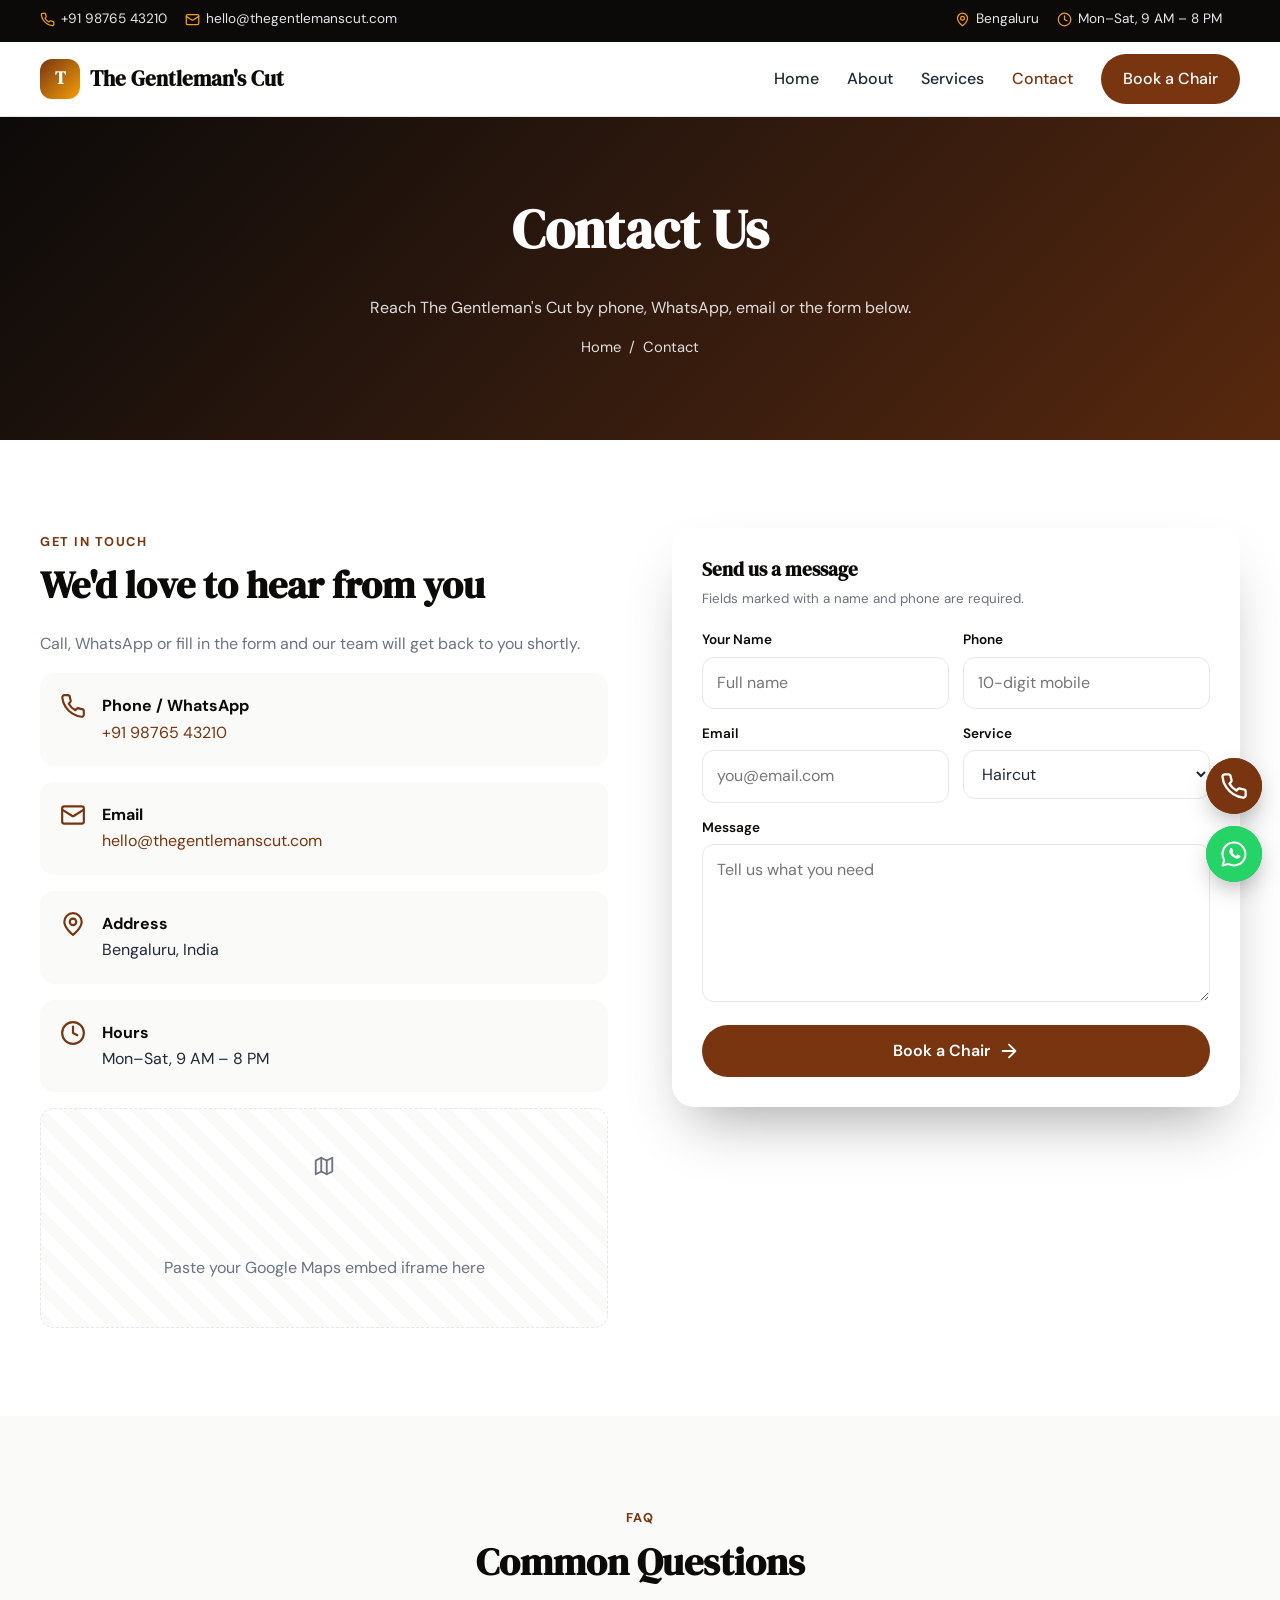
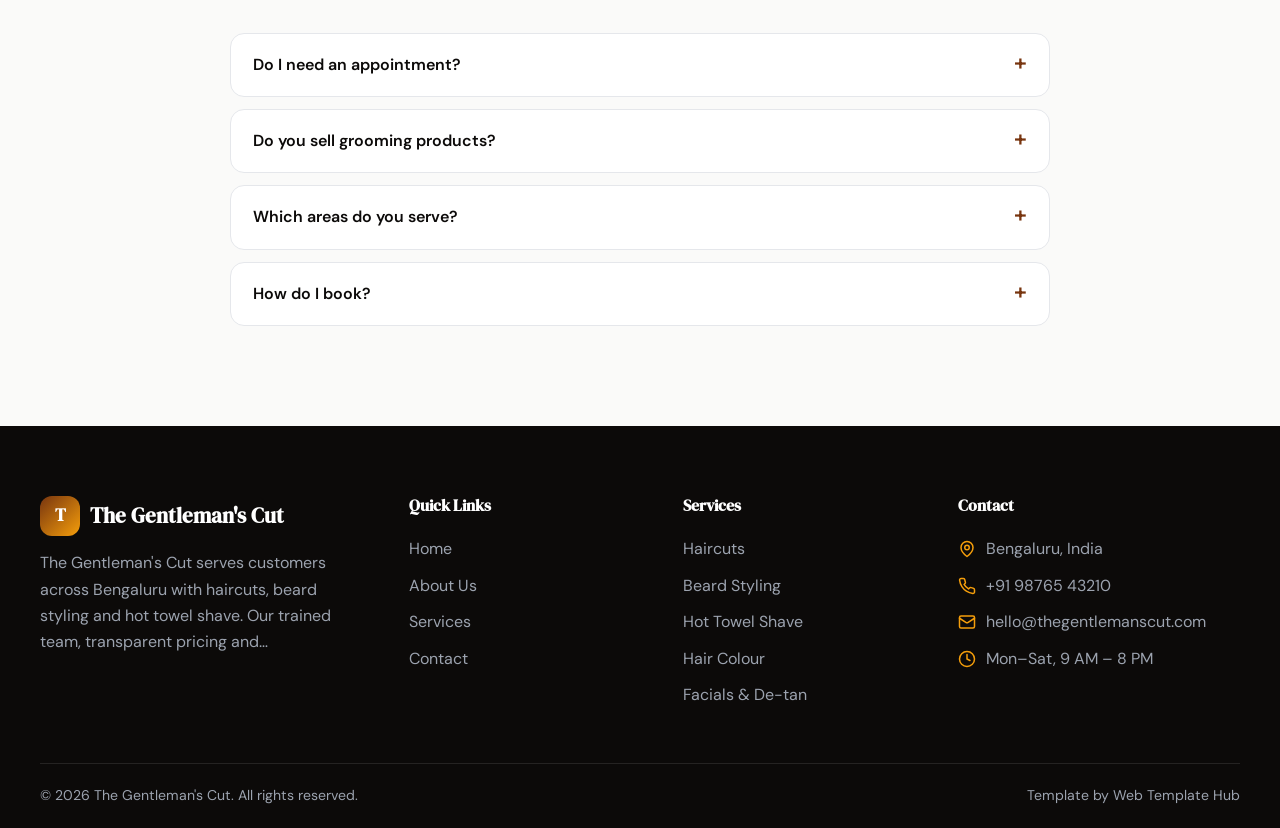
<file: contact.html>
<!DOCTYPE html>
<html lang="en">
<head>
<meta charset="utf-8">
<meta name="viewport" content="width=device-width, initial-scale=1">
<title>Contact The Gentleman&#x27;s Cut | Bengaluru</title>
<meta name="description" content="Contact The Gentleman&#x27;s Cut in Bengaluru. Call +91 98765 43210 or send an enquiry online.">
<meta name="robots" content="noindex, follow">
<meta name="theme-color" content="#78350f">
<meta property="og:type" content="website">
<meta property="og:title" content="Contact The Gentleman&#x27;s Cut | Bengaluru">
<meta property="og:description" content="Contact The Gentleman&#x27;s Cut in Bengaluru. Call +91 98765 43210 or send an enquiry online.">
<meta property="og:image" content="https://www.example.com/assets/img/og-image.jpg">
<meta property="og:locale" content="en_IN">
<meta name="twitter:card" content="summary_large_image">
<link rel="icon" href="data:image/svg+xml,%3Csvg xmlns='http://www.w3.org/2000/svg' viewBox='0 0 64 64'%3E%3Crect width='64' height='64' rx='14' fill='%2378350f'/%3E%3Ctext x='32' y='43' font-size='32' text-anchor='middle' fill='white' font-family='Arial' font-weight='700'%3ET%3C/text%3E%3C/svg%3E">
<link rel="preconnect" href="https://fonts.googleapis.com">
<link rel="preconnect" href="https://fonts.gstatic.com" crossorigin>
<link href="https://fonts.googleapis.com/css2?family=DM+Serif+Display:wght@400;500;600;700&amp;family=DM+Sans:wght@400;500;600;700&amp;display=swap" rel="stylesheet">
<link rel="stylesheet" href="assets/css/style.css">
</head>
<body>
<div class="topbar"><div class="container">
<div><span><svg class="ic" viewBox="0 0 24 24" fill="none" stroke="currentColor" stroke-width="2" stroke-linecap="round" stroke-linejoin="round" aria-hidden="true"><path d="M22 16.92v3a2 2 0 0 1-2.18 2 19.79 19.79 0 0 1-8.63-3.07 19.5 19.5 0 0 1-6-6 19.79 19.79 0 0 1-3.07-8.67A2 2 0 0 1 4.11 2h3a2 2 0 0 1 2 1.72 12.84 12.84 0 0 0 .7 2.81 2 2 0 0 1-.45 2.11L8.09 9.91a16 16 0 0 0 6 6l1.27-1.27a2 2 0 0 1 2.11-.45 12.84 12.84 0 0 0 2.81.7A2 2 0 0 1 22 16.92z"/></svg> +91 98765 43210</span><span class="hide-sm"><svg class="ic" viewBox="0 0 24 24" fill="none" stroke="currentColor" stroke-width="2" stroke-linecap="round" stroke-linejoin="round" aria-hidden="true"><rect x="2" y="4" width="20" height="16" rx="2"/><path d="m22 7-8.97 5.7a1.94 1.94 0 0 1-2.06 0L2 7"/></svg> hello@thegentlemanscut.com</span></div>
<div><span class="hide-sm"><svg class="ic" viewBox="0 0 24 24" fill="none" stroke="currentColor" stroke-width="2" stroke-linecap="round" stroke-linejoin="round" aria-hidden="true"><path d="M20 10c0 6-8 12-8 12s-8-6-8-12a8 8 0 0 1 16 0Z"/><circle cx="12" cy="10" r="3"/></svg> Bengaluru</span><span><svg class="ic" viewBox="0 0 24 24" fill="none" stroke="currentColor" stroke-width="2" stroke-linecap="round" stroke-linejoin="round" aria-hidden="true"><circle cx="12" cy="12" r="10"/><path d="M12 6v6l4 2"/></svg> Mon–Sat, 9 AM – 8 PM</span></div>
</div></div>
<header class="header"><div class="container">
<a class="logo" href="index.html" aria-label="The Gentleman&#x27;s Cut home"><b>T</b>The Gentleman&#x27;s Cut</a>
<button class="menu-btn" aria-label="Open menu" aria-expanded="false"><svg class="ic" viewBox="0 0 24 24" fill="none" stroke="currentColor" stroke-width="2" stroke-linecap="round" stroke-linejoin="round" aria-hidden="true"><path d="M4 6h16M4 12h16M4 18h16"/></svg></button>
<nav class="nav" aria-label="Main">
<a href="index.html">Home</a><a href="about.html">About</a><a href="services.html">Services</a><a href="contact.html" class="active" aria-current="page">Contact</a>
<a class="btn btn-p" href="contact.html">Book a Chair</a>
</nav>
</div></header>
<main id="main">
<section class="page-hero"><div class="container"><h1>Contact Us</h1><p style="opacity:.85;max-width:640px;margin:0 auto 14px">Reach The Gentleman&#x27;s Cut by phone, WhatsApp, email or the form below.</p><nav aria-label="Breadcrumb"><ol class="crumbs"><li><a href="index.html">Home</a></li><li aria-current="page">Contact</li></ol></nav></div></section><section class="section"><div class="container split" style="align-items:start">
<div><span class="eyebrow">Get in Touch</span><h2>We'd love to hear from you</h2><p style="color:var(--muted)">Call, WhatsApp or fill in the form and our team will get back to you shortly.</p>
<div class="info"><div><svg class="ic" viewBox="0 0 24 24" fill="none" stroke="currentColor" stroke-width="2" stroke-linecap="round" stroke-linejoin="round" aria-hidden="true"><path d="M22 16.92v3a2 2 0 0 1-2.18 2 19.79 19.79 0 0 1-8.63-3.07 19.5 19.5 0 0 1-6-6 19.79 19.79 0 0 1-3.07-8.67A2 2 0 0 1 4.11 2h3a2 2 0 0 1 2 1.72 12.84 12.84 0 0 0 .7 2.81 2 2 0 0 1-.45 2.11L8.09 9.91a16 16 0 0 0 6 6l1.27-1.27a2 2 0 0 1 2.11-.45 12.84 12.84 0 0 0 2.81.7A2 2 0 0 1 22 16.92z"/></svg><span><strong>Phone / WhatsApp</strong><a href="tel:+919876543210">+91 98765 43210</a></span></div>
<div><svg class="ic" viewBox="0 0 24 24" fill="none" stroke="currentColor" stroke-width="2" stroke-linecap="round" stroke-linejoin="round" aria-hidden="true"><rect x="2" y="4" width="20" height="16" rx="2"/><path d="m22 7-8.97 5.7a1.94 1.94 0 0 1-2.06 0L2 7"/></svg><span><strong>Email</strong><a href="mailto:hello@thegentlemanscut.com">hello@thegentlemanscut.com</a></span></div>
<div><svg class="ic" viewBox="0 0 24 24" fill="none" stroke="currentColor" stroke-width="2" stroke-linecap="round" stroke-linejoin="round" aria-hidden="true"><path d="M20 10c0 6-8 12-8 12s-8-6-8-12a8 8 0 0 1 16 0Z"/><circle cx="12" cy="10" r="3"/></svg><span><strong>Address</strong>Bengaluru, India</span></div>
<div><svg class="ic" viewBox="0 0 24 24" fill="none" stroke="currentColor" stroke-width="2" stroke-linecap="round" stroke-linejoin="round" aria-hidden="true"><circle cx="12" cy="12" r="10"/><path d="M12 6v6l4 2"/></svg><span><strong>Hours</strong>Mon–Sat, 9 AM – 8 PM</span></div></div>
<div class="map"><svg class="ic" viewBox="0 0 24 24" fill="none" stroke="currentColor" stroke-width="2" stroke-linecap="round" stroke-linejoin="round" aria-hidden="true"><path d="M3 6l6-3 6 3 6-3v15l-6 3-6-3-6 3z"/><path d="M9 3v15M15 6v15"/></svg><br>Paste your Google Maps embed iframe here</div></div>
<div class="card-form"><h3>Send us a message</h3><small>Fields marked with a name and phone are required.</small><form class="form" method="post" data-demo="1" action="#">
<input class="hp" type="text" name="website" tabindex="-1" autocomplete="off" aria-hidden="true">
<div class="row"><div><label for="f-nameFalse">Your Name</label><input id="f-nameFalse" name="name" required placeholder="Full name"></div>
<div><label for="f-phoneFalse">Phone</label><input id="f-phoneFalse" name="phone" type="tel" required placeholder="10-digit mobile"></div></div>
<div class="row"><div><label for="f-emailFalse">Email</label><input id="f-emailFalse" name="email" type="email" placeholder="you@email.com"></div>
<div><label for="f-typeFalse">Service</label><select id="f-typeFalse" name="type"><option>Haircut</option><option>Beard</option><option>Shave</option><option>Colour</option><option>Groom</option></select></div></div>
<div><label for="f-msgFalse">Message</label><textarea id="f-msgFalse" name="message" rows="5" placeholder="Tell us what you need"></textarea></div>
<button class="btn btn-p" type="submit">Book a Chair <svg class="ic" viewBox="0 0 24 24" fill="none" stroke="currentColor" stroke-width="2" stroke-linecap="round" stroke-linejoin="round" aria-hidden="true"><path d="M5 12h14M12 5l7 7-7 7"/></svg></button>
<div class="form-msg" role="status"></div>
</form></div>
</div></section><section class="section alt"><div class="container"><div class="head reveal"><span class="eyebrow">FAQ</span><h2>Common Questions</h2></div><div class="faq"><details><summary>Do I need an appointment?</summary><p>Walk-ins welcome; appointments skip the queue.</p></details><details><summary>Do you sell grooming products?</summary><p>Yes, we stock beard oils, pomades and more.</p></details><details><summary>Which areas do you serve?</summary><p>We serve Bengaluru and nearby areas. Share your location and we will confirm availability.</p></details><details><summary>How do I book?</summary><p>Call or WhatsApp us, or fill in the form. We usually confirm within 30 minutes during working hours.</p></details></div></div></section></main>
<footer class="footer"><div class="container grid">
<div><a class="logo" href="index.html"><b>T</b>The Gentleman&#x27;s Cut</a><p>The Gentleman&#x27;s Cut serves customers across Bengaluru with haircuts, beard styling and hot towel shave. Our trained team, transparent pricing and…</p></div>
<div><h4>Quick Links</h4><ul><li><a href="index.html">Home</a></li><li><a href="about.html">About Us</a></li><li><a href="services.html">Services</a></li><li><a href="contact.html">Contact</a></li></ul></div>
<div><h4>Services</h4><ul><li><a href="services.html">Haircuts</a></li><li><a href="services.html">Beard Styling</a></li><li><a href="services.html">Hot Towel Shave</a></li><li><a href="services.html">Hair Colour</a></li><li><a href="services.html">Facials &amp; De-tan</a></li></ul></div>
<div><h4>Contact</h4><ul class="contact"><li><svg class="ic" viewBox="0 0 24 24" fill="none" stroke="currentColor" stroke-width="2" stroke-linecap="round" stroke-linejoin="round" aria-hidden="true"><path d="M20 10c0 6-8 12-8 12s-8-6-8-12a8 8 0 0 1 16 0Z"/><circle cx="12" cy="10" r="3"/></svg> Bengaluru, India</li><li><svg class="ic" viewBox="0 0 24 24" fill="none" stroke="currentColor" stroke-width="2" stroke-linecap="round" stroke-linejoin="round" aria-hidden="true"><path d="M22 16.92v3a2 2 0 0 1-2.18 2 19.79 19.79 0 0 1-8.63-3.07 19.5 19.5 0 0 1-6-6 19.79 19.79 0 0 1-3.07-8.67A2 2 0 0 1 4.11 2h3a2 2 0 0 1 2 1.72 12.84 12.84 0 0 0 .7 2.81 2 2 0 0 1-.45 2.11L8.09 9.91a16 16 0 0 0 6 6l1.27-1.27a2 2 0 0 1 2.11-.45 12.84 12.84 0 0 0 2.81.7A2 2 0 0 1 22 16.92z"/></svg> <a href="tel:+919876543210">+91 98765 43210</a></li><li><svg class="ic" viewBox="0 0 24 24" fill="none" stroke="currentColor" stroke-width="2" stroke-linecap="round" stroke-linejoin="round" aria-hidden="true"><rect x="2" y="4" width="20" height="16" rx="2"/><path d="m22 7-8.97 5.7a1.94 1.94 0 0 1-2.06 0L2 7"/></svg> <a href="mailto:hello@thegentlemanscut.com">hello@thegentlemanscut.com</a></li><li><svg class="ic" viewBox="0 0 24 24" fill="none" stroke="currentColor" stroke-width="2" stroke-linecap="round" stroke-linejoin="round" aria-hidden="true"><circle cx="12" cy="12" r="10"/><path d="M12 6v6l4 2"/></svg> Mon–Sat, 9 AM – 8 PM</li></ul></div>
</div><div class="container copy"><span>&copy; <span id="year">2026</span> The Gentleman&#x27;s Cut. All rights reserved.</span><span>Template by <a href="https://webtemplatehub.online/" rel="nofollow">Web Template Hub</a></span></div></footer>
<div class="floats">
<a class="fab fab-call" href="tel:+919876543210" aria-label="Call The Gentleman&#x27;s Cut"><span>Call now</span><svg class="ic" viewBox="0 0 24 24" fill="none" stroke="currentColor" stroke-width="2" stroke-linecap="round" stroke-linejoin="round" aria-hidden="true"><path d="M22 16.92v3a2 2 0 0 1-2.18 2 19.79 19.79 0 0 1-8.63-3.07 19.5 19.5 0 0 1-6-6 19.79 19.79 0 0 1-3.07-8.67A2 2 0 0 1 4.11 2h3a2 2 0 0 1 2 1.72 12.84 12.84 0 0 0 .7 2.81 2 2 0 0 1-.45 2.11L8.09 9.91a16 16 0 0 0 6 6l1.27-1.27a2 2 0 0 1 2.11-.45 12.84 12.84 0 0 0 2.81.7A2 2 0 0 1 22 16.92z"/></svg></a>
<a class="fab fab-wa" href="https://wa.me/919876543210?text=Hi%20The%20Gentleman%27s%20Cut%2C%20I%20have%20an%20enquiry" aria-label="Chat on WhatsApp" target="_blank" rel="noopener"><span>WhatsApp us</span><svg viewBox="0 0 24 24" aria-hidden="true"><path d="M12 2.2a9.8 9.8 0 0 0-8.4 14.9L2.3 21.8l4.8-1.3A9.8 9.8 0 1 0 12 2.2z" fill="none" stroke="currentColor" stroke-width="1.8" stroke-linejoin="round"/><path fill="currentColor" d="M8.7 7.3c.2-.4.4-.4.7-.4h.5c.2 0 .4 0 .6.5l.8 1.9c.1.2.1.4 0 .6l-.4.6c-.1.2-.2.3 0 .6.6 1 1.4 1.8 2.5 2.4.3.2.4.1.6-.1l.7-.8c.2-.2.4-.2.6-.1l1.8.9c.3.1.4.2.4.4 0 .6-.3 1.5-1.2 1.9-.8.4-1.8.4-3.5-.3-2.2-.9-3.8-3-4.3-3.9-.6-1-.6-2.1-.1-3.2z"/></svg></a>
</div>

<script src="assets/js/main.js" defer></script>
</body>
</html>
</file>
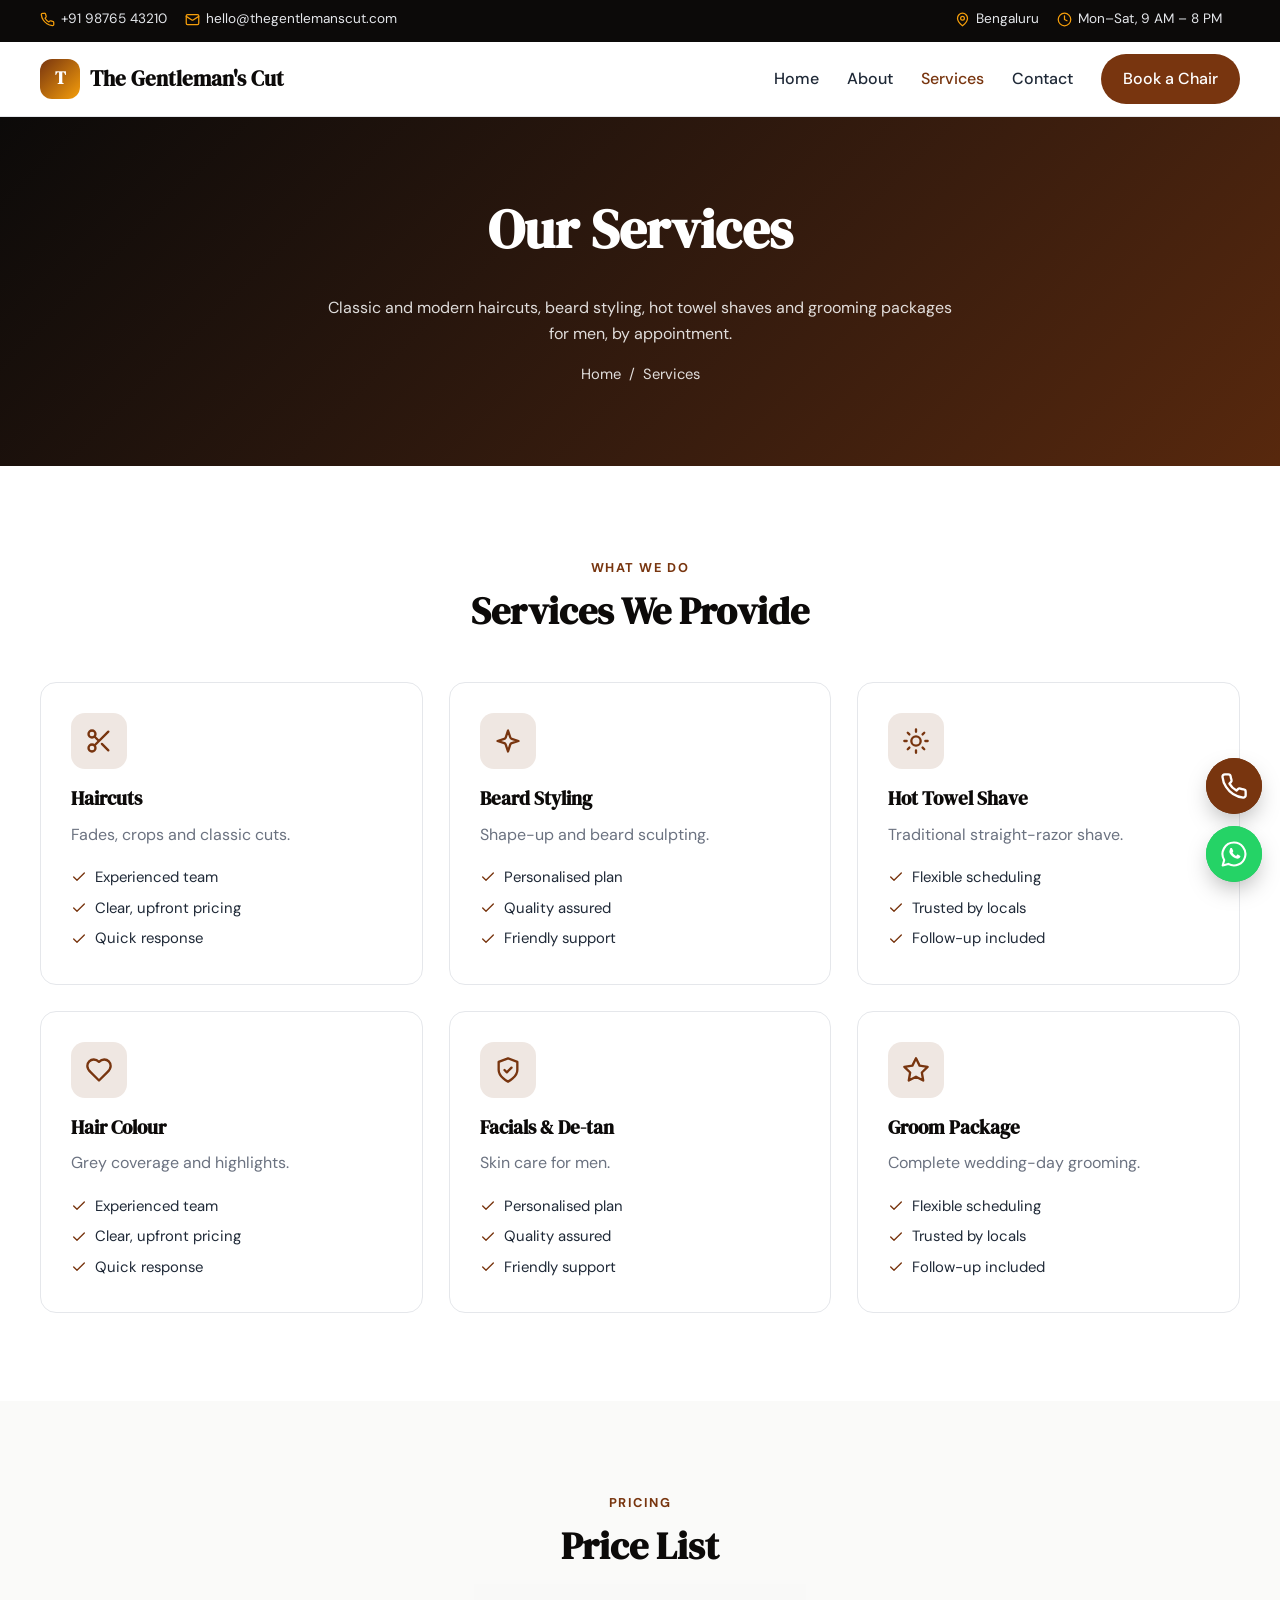
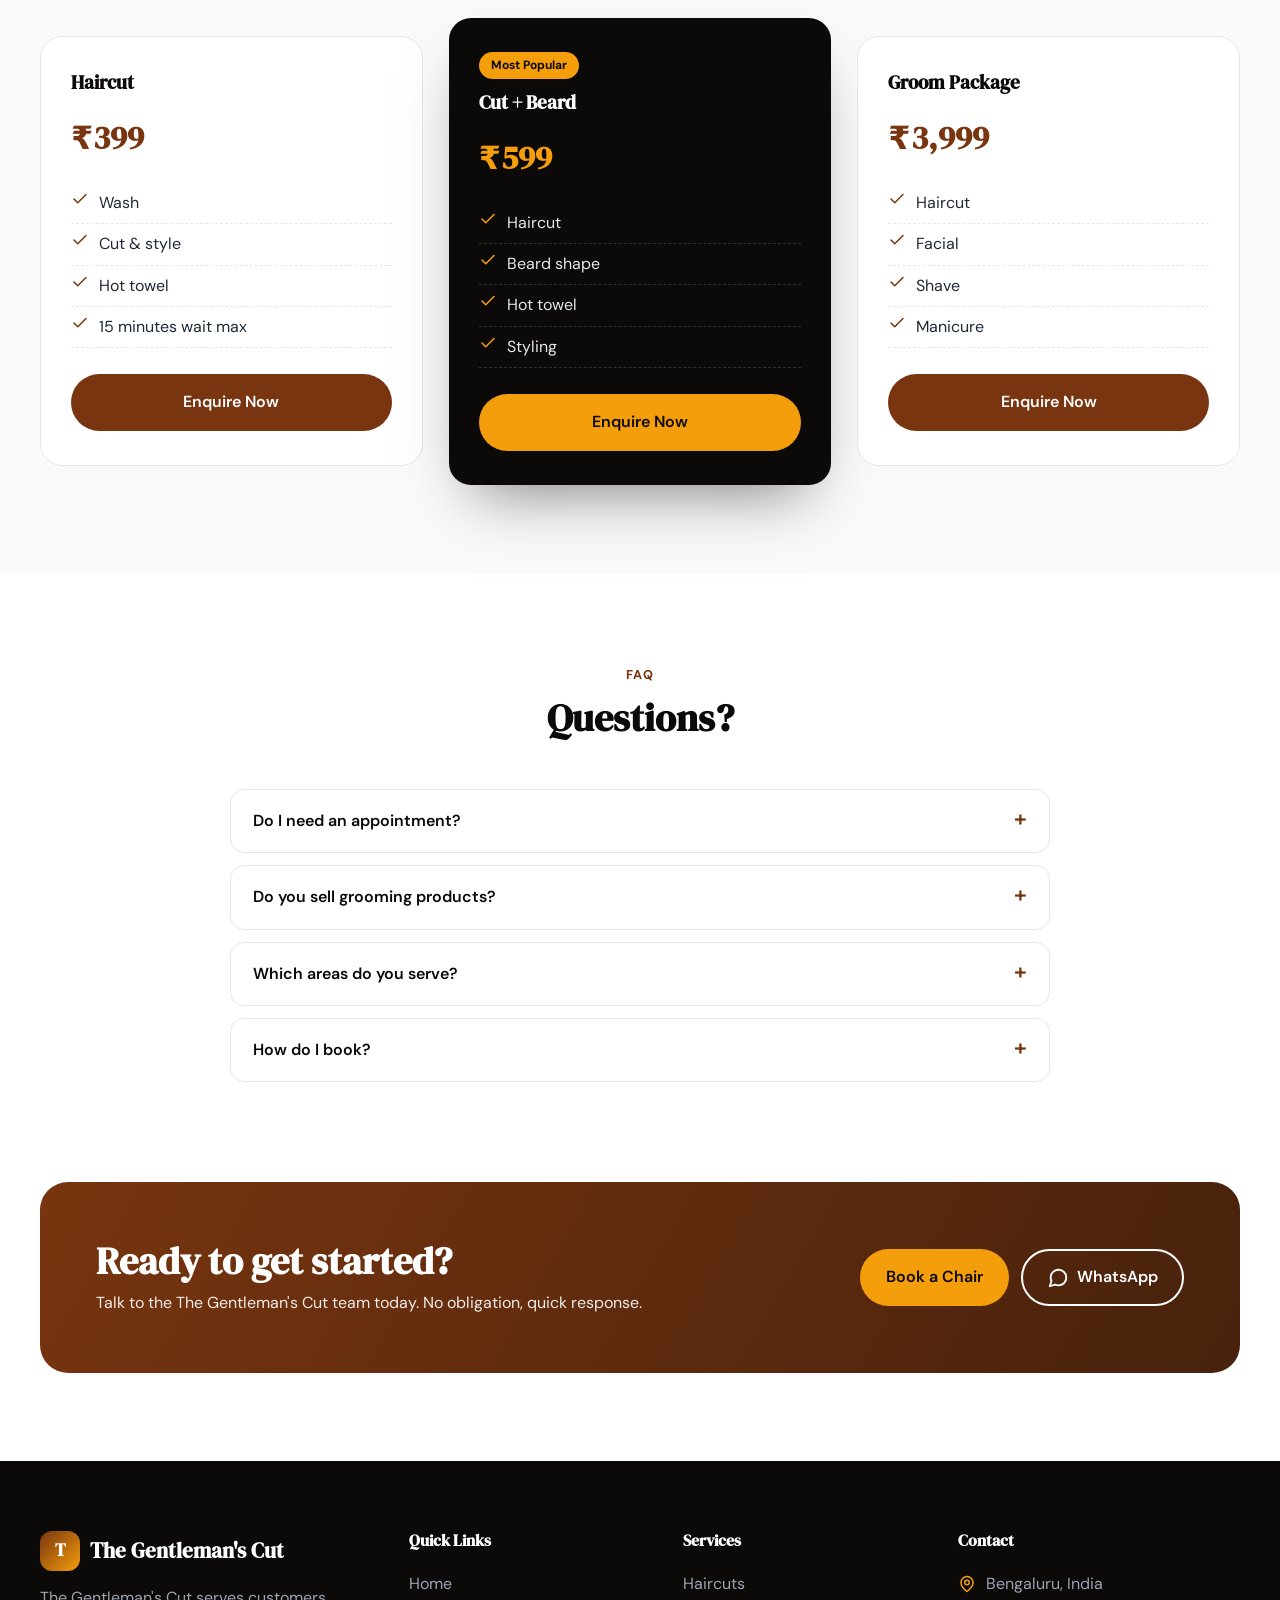
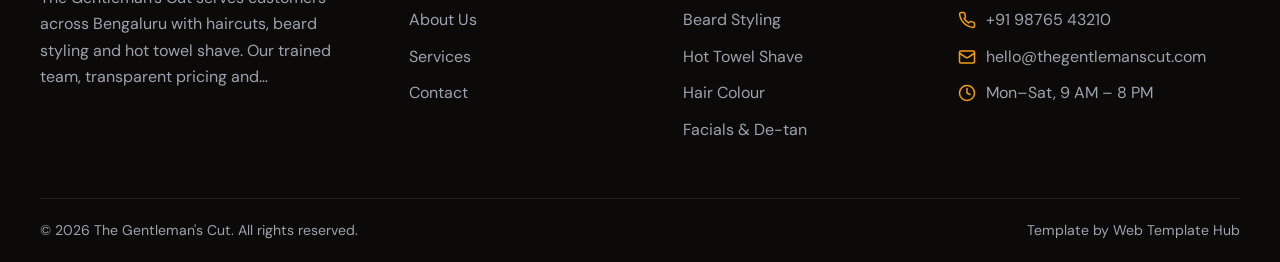
<file: services.html>
<!DOCTYPE html>
<html lang="en">
<head>
<meta charset="utf-8">
<meta name="viewport" content="width=device-width, initial-scale=1">
<title>Services | The Gentleman&#x27;s Cut – Bengaluru</title>
<meta name="description" content="Explore The Gentleman&#x27;s Cut services: Haircuts, Beard Styling, Hot Towel Shave, Hair Colour.">
<meta name="robots" content="noindex, follow">
<meta name="theme-color" content="#78350f">
<meta property="og:type" content="website">
<meta property="og:title" content="Services | The Gentleman&#x27;s Cut – Bengaluru">
<meta property="og:description" content="Explore The Gentleman&#x27;s Cut services: Haircuts, Beard Styling, Hot Towel Shave, Hair Colour.">
<meta property="og:image" content="https://www.example.com/assets/img/og-image.jpg">
<meta property="og:locale" content="en_IN">
<meta name="twitter:card" content="summary_large_image">
<link rel="icon" href="data:image/svg+xml,%3Csvg xmlns='http://www.w3.org/2000/svg' viewBox='0 0 64 64'%3E%3Crect width='64' height='64' rx='14' fill='%2378350f'/%3E%3Ctext x='32' y='43' font-size='32' text-anchor='middle' fill='white' font-family='Arial' font-weight='700'%3ET%3C/text%3E%3C/svg%3E">
<link rel="preconnect" href="https://fonts.googleapis.com">
<link rel="preconnect" href="https://fonts.gstatic.com" crossorigin>
<link href="https://fonts.googleapis.com/css2?family=DM+Serif+Display:wght@400;500;600;700&amp;family=DM+Sans:wght@400;500;600;700&amp;display=swap" rel="stylesheet">
<link rel="stylesheet" href="assets/css/style.css">
</head>
<body>
<div class="topbar"><div class="container">
<div><span><svg class="ic" viewBox="0 0 24 24" fill="none" stroke="currentColor" stroke-width="2" stroke-linecap="round" stroke-linejoin="round" aria-hidden="true"><path d="M22 16.92v3a2 2 0 0 1-2.18 2 19.79 19.79 0 0 1-8.63-3.07 19.5 19.5 0 0 1-6-6 19.79 19.79 0 0 1-3.07-8.67A2 2 0 0 1 4.11 2h3a2 2 0 0 1 2 1.72 12.84 12.84 0 0 0 .7 2.81 2 2 0 0 1-.45 2.11L8.09 9.91a16 16 0 0 0 6 6l1.27-1.27a2 2 0 0 1 2.11-.45 12.84 12.84 0 0 0 2.81.7A2 2 0 0 1 22 16.92z"/></svg> +91 98765 43210</span><span class="hide-sm"><svg class="ic" viewBox="0 0 24 24" fill="none" stroke="currentColor" stroke-width="2" stroke-linecap="round" stroke-linejoin="round" aria-hidden="true"><rect x="2" y="4" width="20" height="16" rx="2"/><path d="m22 7-8.97 5.7a1.94 1.94 0 0 1-2.06 0L2 7"/></svg> hello@thegentlemanscut.com</span></div>
<div><span class="hide-sm"><svg class="ic" viewBox="0 0 24 24" fill="none" stroke="currentColor" stroke-width="2" stroke-linecap="round" stroke-linejoin="round" aria-hidden="true"><path d="M20 10c0 6-8 12-8 12s-8-6-8-12a8 8 0 0 1 16 0Z"/><circle cx="12" cy="10" r="3"/></svg> Bengaluru</span><span><svg class="ic" viewBox="0 0 24 24" fill="none" stroke="currentColor" stroke-width="2" stroke-linecap="round" stroke-linejoin="round" aria-hidden="true"><circle cx="12" cy="12" r="10"/><path d="M12 6v6l4 2"/></svg> Mon–Sat, 9 AM – 8 PM</span></div>
</div></div>
<header class="header"><div class="container">
<a class="logo" href="index.html" aria-label="The Gentleman&#x27;s Cut home"><b>T</b>The Gentleman&#x27;s Cut</a>
<button class="menu-btn" aria-label="Open menu" aria-expanded="false"><svg class="ic" viewBox="0 0 24 24" fill="none" stroke="currentColor" stroke-width="2" stroke-linecap="round" stroke-linejoin="round" aria-hidden="true"><path d="M4 6h16M4 12h16M4 18h16"/></svg></button>
<nav class="nav" aria-label="Main">
<a href="index.html">Home</a><a href="about.html">About</a><a href="services.html" class="active" aria-current="page">Services</a><a href="contact.html">Contact</a>
<a class="btn btn-p" href="contact.html">Book a Chair</a>
</nav>
</div></header>
<main id="main">
<section class="page-hero"><div class="container"><h1>Our Services</h1><p style="opacity:.85;max-width:640px;margin:0 auto 14px">Classic and modern haircuts, beard styling, hot towel shaves and grooming packages for men, by appointment.</p><nav aria-label="Breadcrumb"><ol class="crumbs"><li><a href="index.html">Home</a></li><li aria-current="page">Services</li></ol></nav></div></section><section class="section"><div class="container"><div class="head reveal"><span class="eyebrow">What We Do</span><h2>Services We Provide</h2></div><div class="grid-3"><article class="svc reveal"><div class="ico"><svg class="ic" viewBox="0 0 24 24" fill="none" stroke="currentColor" stroke-width="2" stroke-linecap="round" stroke-linejoin="round" aria-hidden="true"><circle cx="6" cy="6" r="3"/><circle cx="6" cy="18" r="3"/><path d="M20 4 8.12 15.88M14.47 14.48 20 20M8.12 8.12 12 12"/></svg></div><h2 style="font-size:1.2rem">Haircuts</h2><p>Fades, crops and classic cuts.</p><ul><li><svg class="ic" viewBox="0 0 24 24" fill="none" stroke="currentColor" stroke-width="2" stroke-linecap="round" stroke-linejoin="round" aria-hidden="true"><path d="M20 6 9 17l-5-5"/></svg> Experienced team</li><li><svg class="ic" viewBox="0 0 24 24" fill="none" stroke="currentColor" stroke-width="2" stroke-linecap="round" stroke-linejoin="round" aria-hidden="true"><path d="M20 6 9 17l-5-5"/></svg> Clear, upfront pricing</li><li><svg class="ic" viewBox="0 0 24 24" fill="none" stroke="currentColor" stroke-width="2" stroke-linecap="round" stroke-linejoin="round" aria-hidden="true"><path d="M20 6 9 17l-5-5"/></svg> Quick response</li></ul></article><article class="svc reveal"><div class="ico"><svg class="ic" viewBox="0 0 24 24" fill="none" stroke="currentColor" stroke-width="2" stroke-linecap="round" stroke-linejoin="round" aria-hidden="true"><path d="m12 3-1.9 5.8a2 2 0 0 1-1.3 1.3L3 12l5.8 1.9a2 2 0 0 1 1.3 1.3L12 21l1.9-5.8a2 2 0 0 1 1.3-1.3L21 12l-5.8-1.9a2 2 0 0 1-1.3-1.3Z"/></svg></div><h2 style="font-size:1.2rem">Beard Styling</h2><p>Shape-up and beard sculpting.</p><ul><li><svg class="ic" viewBox="0 0 24 24" fill="none" stroke="currentColor" stroke-width="2" stroke-linecap="round" stroke-linejoin="round" aria-hidden="true"><path d="M20 6 9 17l-5-5"/></svg> Personalised plan</li><li><svg class="ic" viewBox="0 0 24 24" fill="none" stroke="currentColor" stroke-width="2" stroke-linecap="round" stroke-linejoin="round" aria-hidden="true"><path d="M20 6 9 17l-5-5"/></svg> Quality assured</li><li><svg class="ic" viewBox="0 0 24 24" fill="none" stroke="currentColor" stroke-width="2" stroke-linecap="round" stroke-linejoin="round" aria-hidden="true"><path d="M20 6 9 17l-5-5"/></svg> Friendly support</li></ul></article><article class="svc reveal"><div class="ico"><svg class="ic" viewBox="0 0 24 24" fill="none" stroke="currentColor" stroke-width="2" stroke-linecap="round" stroke-linejoin="round" aria-hidden="true"><circle cx="12" cy="12" r="4"/><path d="M12 2v2M12 20v2M4.93 4.93l1.41 1.41M17.66 17.66l1.41 1.41M2 12h2M20 12h2M6.34 17.66l-1.41 1.41M19.07 4.93l-1.41 1.41"/></svg></div><h2 style="font-size:1.2rem">Hot Towel Shave</h2><p>Traditional straight-razor shave.</p><ul><li><svg class="ic" viewBox="0 0 24 24" fill="none" stroke="currentColor" stroke-width="2" stroke-linecap="round" stroke-linejoin="round" aria-hidden="true"><path d="M20 6 9 17l-5-5"/></svg> Flexible scheduling</li><li><svg class="ic" viewBox="0 0 24 24" fill="none" stroke="currentColor" stroke-width="2" stroke-linecap="round" stroke-linejoin="round" aria-hidden="true"><path d="M20 6 9 17l-5-5"/></svg> Trusted by locals</li><li><svg class="ic" viewBox="0 0 24 24" fill="none" stroke="currentColor" stroke-width="2" stroke-linecap="round" stroke-linejoin="round" aria-hidden="true"><path d="M20 6 9 17l-5-5"/></svg> Follow-up included</li></ul></article><article class="svc reveal"><div class="ico"><svg class="ic" viewBox="0 0 24 24" fill="none" stroke="currentColor" stroke-width="2" stroke-linecap="round" stroke-linejoin="round" aria-hidden="true"><path d="M19 14c1.49-1.46 3-3.21 3-5.5A5.5 5.5 0 0 0 16.5 3c-1.76 0-3 .5-4.5 2-1.5-1.5-2.74-2-4.5-2A5.5 5.5 0 0 0 2 8.5c0 2.3 1.5 4.05 3 5.5l7 7Z"/></svg></div><h2 style="font-size:1.2rem">Hair Colour</h2><p>Grey coverage and highlights.</p><ul><li><svg class="ic" viewBox="0 0 24 24" fill="none" stroke="currentColor" stroke-width="2" stroke-linecap="round" stroke-linejoin="round" aria-hidden="true"><path d="M20 6 9 17l-5-5"/></svg> Experienced team</li><li><svg class="ic" viewBox="0 0 24 24" fill="none" stroke="currentColor" stroke-width="2" stroke-linecap="round" stroke-linejoin="round" aria-hidden="true"><path d="M20 6 9 17l-5-5"/></svg> Clear, upfront pricing</li><li><svg class="ic" viewBox="0 0 24 24" fill="none" stroke="currentColor" stroke-width="2" stroke-linecap="round" stroke-linejoin="round" aria-hidden="true"><path d="M20 6 9 17l-5-5"/></svg> Quick response</li></ul></article><article class="svc reveal"><div class="ico"><svg class="ic" viewBox="0 0 24 24" fill="none" stroke="currentColor" stroke-width="2" stroke-linecap="round" stroke-linejoin="round" aria-hidden="true"><path d="M12 22s8-4 8-10V5l-8-3-8 3v7c0 6 8 10 8 10z"/><path d="m9 12 2 2 4-4"/></svg></div><h2 style="font-size:1.2rem">Facials &amp; De-tan</h2><p>Skin care for men.</p><ul><li><svg class="ic" viewBox="0 0 24 24" fill="none" stroke="currentColor" stroke-width="2" stroke-linecap="round" stroke-linejoin="round" aria-hidden="true"><path d="M20 6 9 17l-5-5"/></svg> Personalised plan</li><li><svg class="ic" viewBox="0 0 24 24" fill="none" stroke="currentColor" stroke-width="2" stroke-linecap="round" stroke-linejoin="round" aria-hidden="true"><path d="M20 6 9 17l-5-5"/></svg> Quality assured</li><li><svg class="ic" viewBox="0 0 24 24" fill="none" stroke="currentColor" stroke-width="2" stroke-linecap="round" stroke-linejoin="round" aria-hidden="true"><path d="M20 6 9 17l-5-5"/></svg> Friendly support</li></ul></article><article class="svc reveal"><div class="ico"><svg class="ic" viewBox="0 0 24 24" fill="none" stroke="currentColor" stroke-width="2" stroke-linecap="round" stroke-linejoin="round" aria-hidden="true"><path d="M12 2l3.09 6.26L22 9.27l-5 4.87 1.18 6.88L12 17.77l-6.18 3.25L7 14.14 2 9.27l6.91-1.01L12 2z"/></svg></div><h2 style="font-size:1.2rem">Groom Package</h2><p>Complete wedding-day grooming.</p><ul><li><svg class="ic" viewBox="0 0 24 24" fill="none" stroke="currentColor" stroke-width="2" stroke-linecap="round" stroke-linejoin="round" aria-hidden="true"><path d="M20 6 9 17l-5-5"/></svg> Flexible scheduling</li><li><svg class="ic" viewBox="0 0 24 24" fill="none" stroke="currentColor" stroke-width="2" stroke-linecap="round" stroke-linejoin="round" aria-hidden="true"><path d="M20 6 9 17l-5-5"/></svg> Trusted by locals</li><li><svg class="ic" viewBox="0 0 24 24" fill="none" stroke="currentColor" stroke-width="2" stroke-linecap="round" stroke-linejoin="round" aria-hidden="true"><path d="M20 6 9 17l-5-5"/></svg> Follow-up included</li></ul></article></div></div></section><section class="section alt"><div class="container"><div class="head reveal"><span class="eyebrow">Pricing</span><h2>Price List</h2></div><div class="grid-3" style="align-items:center"><div class="pkg reveal"><h3>Haircut</h3><div class="price">₹399</div><ul><li><svg class="ic" viewBox="0 0 24 24" fill="none" stroke="currentColor" stroke-width="2" stroke-linecap="round" stroke-linejoin="round" aria-hidden="true"><path d="M20 6 9 17l-5-5"/></svg> Wash</li><li><svg class="ic" viewBox="0 0 24 24" fill="none" stroke="currentColor" stroke-width="2" stroke-linecap="round" stroke-linejoin="round" aria-hidden="true"><path d="M20 6 9 17l-5-5"/></svg> Cut &amp; style</li><li><svg class="ic" viewBox="0 0 24 24" fill="none" stroke="currentColor" stroke-width="2" stroke-linecap="round" stroke-linejoin="round" aria-hidden="true"><path d="M20 6 9 17l-5-5"/></svg> Hot towel</li><li><svg class="ic" viewBox="0 0 24 24" fill="none" stroke="currentColor" stroke-width="2" stroke-linecap="round" stroke-linejoin="round" aria-hidden="true"><path d="M20 6 9 17l-5-5"/></svg> 15 minutes wait max</li></ul><a class="btn btn-p" style="justify-content:center" href="contact.html">Enquire Now</a></div><div class="pkg reveal hl"><span class="tag">Most Popular</span><h3>Cut + Beard</h3><div class="price">₹599</div><ul><li><svg class="ic" viewBox="0 0 24 24" fill="none" stroke="currentColor" stroke-width="2" stroke-linecap="round" stroke-linejoin="round" aria-hidden="true"><path d="M20 6 9 17l-5-5"/></svg> Haircut</li><li><svg class="ic" viewBox="0 0 24 24" fill="none" stroke="currentColor" stroke-width="2" stroke-linecap="round" stroke-linejoin="round" aria-hidden="true"><path d="M20 6 9 17l-5-5"/></svg> Beard shape</li><li><svg class="ic" viewBox="0 0 24 24" fill="none" stroke="currentColor" stroke-width="2" stroke-linecap="round" stroke-linejoin="round" aria-hidden="true"><path d="M20 6 9 17l-5-5"/></svg> Hot towel</li><li><svg class="ic" viewBox="0 0 24 24" fill="none" stroke="currentColor" stroke-width="2" stroke-linecap="round" stroke-linejoin="round" aria-hidden="true"><path d="M20 6 9 17l-5-5"/></svg> Styling</li></ul><a class="btn btn-a" style="justify-content:center" href="contact.html">Enquire Now</a></div><div class="pkg reveal"><h3>Groom Package</h3><div class="price">₹3,999</div><ul><li><svg class="ic" viewBox="0 0 24 24" fill="none" stroke="currentColor" stroke-width="2" stroke-linecap="round" stroke-linejoin="round" aria-hidden="true"><path d="M20 6 9 17l-5-5"/></svg> Haircut</li><li><svg class="ic" viewBox="0 0 24 24" fill="none" stroke="currentColor" stroke-width="2" stroke-linecap="round" stroke-linejoin="round" aria-hidden="true"><path d="M20 6 9 17l-5-5"/></svg> Facial</li><li><svg class="ic" viewBox="0 0 24 24" fill="none" stroke="currentColor" stroke-width="2" stroke-linecap="round" stroke-linejoin="round" aria-hidden="true"><path d="M20 6 9 17l-5-5"/></svg> Shave</li><li><svg class="ic" viewBox="0 0 24 24" fill="none" stroke="currentColor" stroke-width="2" stroke-linecap="round" stroke-linejoin="round" aria-hidden="true"><path d="M20 6 9 17l-5-5"/></svg> Manicure</li></ul><a class="btn btn-p" style="justify-content:center" href="contact.html">Enquire Now</a></div></div></div></section><section class="section"><div class="container"><div class="head reveal"><span class="eyebrow">FAQ</span><h2>Questions?</h2></div><div class="faq"><details><summary>Do I need an appointment?</summary><p>Walk-ins welcome; appointments skip the queue.</p></details><details><summary>Do you sell grooming products?</summary><p>Yes, we stock beard oils, pomades and more.</p></details><details><summary>Which areas do you serve?</summary><p>We serve Bengaluru and nearby areas. Share your location and we will confirm availability.</p></details><details><summary>How do I book?</summary><p>Call or WhatsApp us, or fill in the form. We usually confirm within 30 minutes during working hours.</p></details></div></div></section><section class="section" style="padding-top:0"><div class="container"><div class="cta reveal">
<div><h2>Ready to get started?</h2><p>Talk to the The Gentleman&#x27;s Cut team today. No obligation, quick response.</p></div>
<div style="display:flex;gap:12px;flex-wrap:wrap"><a class="btn btn-a" href="contact.html">Book a Chair</a><a class="btn btn-o" href="https://wa.me/919876543210"><svg class="ic" viewBox="0 0 24 24" fill="none" stroke="currentColor" stroke-width="2" stroke-linecap="round" stroke-linejoin="round" aria-hidden="true"><path d="M21 11.5a8.38 8.38 0 0 1-.9 3.8 8.5 8.5 0 0 1-7.6 4.7 8.38 8.38 0 0 1-3.8-.9L3 21l1.9-5.7a8.38 8.38 0 0 1-.9-3.8 8.5 8.5 0 0 1 4.7-7.6 8.38 8.38 0 0 1 3.8-.9h.5a8.48 8.48 0 0 1 8 8v.5z"/></svg> WhatsApp</a></div>
</div></div></section></main>
<footer class="footer"><div class="container grid">
<div><a class="logo" href="index.html"><b>T</b>The Gentleman&#x27;s Cut</a><p>The Gentleman&#x27;s Cut serves customers across Bengaluru with haircuts, beard styling and hot towel shave. Our trained team, transparent pricing and…</p></div>
<div><h4>Quick Links</h4><ul><li><a href="index.html">Home</a></li><li><a href="about.html">About Us</a></li><li><a href="services.html">Services</a></li><li><a href="contact.html">Contact</a></li></ul></div>
<div><h4>Services</h4><ul><li><a href="services.html">Haircuts</a></li><li><a href="services.html">Beard Styling</a></li><li><a href="services.html">Hot Towel Shave</a></li><li><a href="services.html">Hair Colour</a></li><li><a href="services.html">Facials &amp; De-tan</a></li></ul></div>
<div><h4>Contact</h4><ul class="contact"><li><svg class="ic" viewBox="0 0 24 24" fill="none" stroke="currentColor" stroke-width="2" stroke-linecap="round" stroke-linejoin="round" aria-hidden="true"><path d="M20 10c0 6-8 12-8 12s-8-6-8-12a8 8 0 0 1 16 0Z"/><circle cx="12" cy="10" r="3"/></svg> Bengaluru, India</li><li><svg class="ic" viewBox="0 0 24 24" fill="none" stroke="currentColor" stroke-width="2" stroke-linecap="round" stroke-linejoin="round" aria-hidden="true"><path d="M22 16.92v3a2 2 0 0 1-2.18 2 19.79 19.79 0 0 1-8.63-3.07 19.5 19.5 0 0 1-6-6 19.79 19.79 0 0 1-3.07-8.67A2 2 0 0 1 4.11 2h3a2 2 0 0 1 2 1.72 12.84 12.84 0 0 0 .7 2.81 2 2 0 0 1-.45 2.11L8.09 9.91a16 16 0 0 0 6 6l1.27-1.27a2 2 0 0 1 2.11-.45 12.84 12.84 0 0 0 2.81.7A2 2 0 0 1 22 16.92z"/></svg> <a href="tel:+919876543210">+91 98765 43210</a></li><li><svg class="ic" viewBox="0 0 24 24" fill="none" stroke="currentColor" stroke-width="2" stroke-linecap="round" stroke-linejoin="round" aria-hidden="true"><rect x="2" y="4" width="20" height="16" rx="2"/><path d="m22 7-8.97 5.7a1.94 1.94 0 0 1-2.06 0L2 7"/></svg> <a href="mailto:hello@thegentlemanscut.com">hello@thegentlemanscut.com</a></li><li><svg class="ic" viewBox="0 0 24 24" fill="none" stroke="currentColor" stroke-width="2" stroke-linecap="round" stroke-linejoin="round" aria-hidden="true"><circle cx="12" cy="12" r="10"/><path d="M12 6v6l4 2"/></svg> Mon–Sat, 9 AM – 8 PM</li></ul></div>
</div><div class="container copy"><span>&copy; <span id="year">2026</span> The Gentleman&#x27;s Cut. All rights reserved.</span><span>Template by <a href="https://webtemplatehub.online/" rel="nofollow">Web Template Hub</a></span></div></footer>
<div class="floats">
<a class="fab fab-call" href="tel:+919876543210" aria-label="Call The Gentleman&#x27;s Cut"><span>Call now</span><svg class="ic" viewBox="0 0 24 24" fill="none" stroke="currentColor" stroke-width="2" stroke-linecap="round" stroke-linejoin="round" aria-hidden="true"><path d="M22 16.92v3a2 2 0 0 1-2.18 2 19.79 19.79 0 0 1-8.63-3.07 19.5 19.5 0 0 1-6-6 19.79 19.79 0 0 1-3.07-8.67A2 2 0 0 1 4.11 2h3a2 2 0 0 1 2 1.72 12.84 12.84 0 0 0 .7 2.81 2 2 0 0 1-.45 2.11L8.09 9.91a16 16 0 0 0 6 6l1.27-1.27a2 2 0 0 1 2.11-.45 12.84 12.84 0 0 0 2.81.7A2 2 0 0 1 22 16.92z"/></svg></a>
<a class="fab fab-wa" href="https://wa.me/919876543210?text=Hi%20The%20Gentleman%27s%20Cut%2C%20I%20have%20an%20enquiry" aria-label="Chat on WhatsApp" target="_blank" rel="noopener"><span>WhatsApp us</span><svg viewBox="0 0 24 24" aria-hidden="true"><path d="M12 2.2a9.8 9.8 0 0 0-8.4 14.9L2.3 21.8l4.8-1.3A9.8 9.8 0 1 0 12 2.2z" fill="none" stroke="currentColor" stroke-width="1.8" stroke-linejoin="round"/><path fill="currentColor" d="M8.7 7.3c.2-.4.4-.4.7-.4h.5c.2 0 .4 0 .6.5l.8 1.9c.1.2.1.4 0 .6l-.4.6c-.1.2-.2.3 0 .6.6 1 1.4 1.8 2.5 2.4.3.2.4.1.6-.1l.7-.8c.2-.2.4-.2.6-.1l1.8.9c.3.1.4.2.4.4 0 .6-.3 1.5-1.2 1.9-.8.4-1.8.4-3.5-.3-2.2-.9-3.8-3-4.3-3.9-.6-1-.6-2.1-.1-3.2z"/></svg></a>
</div>

<script src="assets/js/main.js" defer></script>
</body>
</html>
</file>
<file: assets/css/style.css>
/* ==========================================================
   The Gentleman's Cut Website Template  |  by Web Template Hub
   Edit colours & fonts in :root below. Licence: see LICENSE.txt
   ========================================================== */
:root{
  --p:#78350f; --a:#f59e0b; --d:#0c0a09; --l:#fafaf9;
  --text:#1f2937; --muted:#6b7280; --line:#e5e7eb; --white:#fff;
  --hf:'DM Serif Display',system-ui,sans-serif; --bf:'DM Sans',system-ui,sans-serif;
  --r:16px; --sh:0 10px 30px -12px rgba(0,0,0,.18); --max:1200px;
}
*,*::before,*::after{box-sizing:border-box}
html{scroll-behavior:smooth}
body{margin:0;font-family:var(--bf);color:var(--text);line-height:1.65;background:#fff;-webkit-font-smoothing:antialiased}
img{max-width:100%;display:block}
a{color:var(--p);text-decoration:none}
h1,h2,h3,h4{font-family:var(--hf);line-height:1.2;color:var(--d);margin:0 0 .6em}
h1{font-size:clamp(2rem,4.6vw,3.4rem)} h2{font-size:clamp(1.6rem,3.2vw,2.4rem)} h3{font-size:1.2rem}
p{margin:0 0 1em}
.container{width:min(var(--max),100% - 32px);margin-inline:auto}
.ic{width:22px;height:22px;flex:none}
.btn{display:inline-flex;align-items:center;gap:8px;padding:13px 24px;border-radius:999px;font-weight:600;border:2px solid transparent;cursor:pointer;font-family:var(--bf);font-size:1rem;transition:.2s}
.btn-p{background:var(--p);color:#fff}.btn-p:hover{filter:brightness(1.1);transform:translateY(-2px)}
.btn-a{background:var(--a);color:var(--d)}.btn-a:hover{filter:brightness(1.05);transform:translateY(-2px)}
.btn-o{border-color:currentColor;color:inherit;background:transparent}.btn-o:hover{background:rgba(255,255,255,.1)}
.eyebrow{display:inline-block;font-size:.8rem;font-weight:700;letter-spacing:.12em;text-transform:uppercase;color:var(--p);margin-bottom:10px}
.section{padding:88px 0}.section.alt{background:var(--l)}
.head{max-width:680px;margin:0 auto 48px;text-align:center}.head p{color:var(--muted)}
/* topbar + header */
.topbar{background:var(--d);color:#e5e7eb;font-size:.85rem}
.topbar .container{display:flex;justify-content:space-between;gap:16px;padding:8px 0;flex-wrap:wrap}
.topbar span{display:inline-flex;align-items:center;gap:6px;margin-right:18px}.topbar .ic{width:15px;height:15px;color:var(--a)}
.header{position:sticky;top:0;z-index:50;background:rgba(255,255,255,.96);backdrop-filter:blur(8px);border-bottom:1px solid var(--line)}
.header .container{display:flex;align-items:center;justify-content:space-between;height:74px}
.logo{display:flex;align-items:center;gap:10px;font-family:var(--hf);font-weight:700;font-size:1.3rem;color:var(--d)}
.logo b{display:grid;place-items:center;width:40px;height:40px;border-radius:12px;background:linear-gradient(135deg,var(--p),var(--a));color:#fff;font-size:1.05rem}
.nav{display:flex;align-items:center;gap:28px}.nav a{color:var(--text);font-weight:500}.nav a:hover,.nav a.active{color:var(--p)}
.nav .btn{color:#fff;padding:10px 20px}
.menu-btn{display:none;background:none;border:0;color:var(--d);cursor:pointer}
/* hero */
.hero{position:relative;overflow:hidden}
.hero .badges{display:flex;flex-wrap:wrap;gap:10px;margin:22px 0 30px}
.badge{display:inline-flex;align-items:center;gap:6px;padding:7px 14px;border-radius:999px;font-size:.88rem;font-weight:600;background:#fff;color:var(--d);box-shadow:var(--sh)}
.badge .ic{width:16px;height:16px;color:var(--p)}
.hero .ctas{display:flex;gap:12px;flex-wrap:wrap}
.hero-split{background:var(--l);padding:80px 0 96px}
.hero-split::before,.hero-split::after{content:"";position:absolute;border-radius:50%;filter:blur(60px);opacity:.35}
.hero-split::before{width:420px;height:420px;background:var(--p);top:-160px;right:-80px}
.hero-split::after{width:300px;height:300px;background:var(--a);bottom:-140px;left:-60px}
.hero-grid{position:relative;z-index:1;display:grid;grid-template-columns:1.15fr .85fr;gap:56px;align-items:center}
.hero-split p.lead{font-size:1.15rem;color:#4b5563;max-width:560px}
.hero-center{background:radial-gradient(circle at 20% 10%,color-mix(in srgb,var(--a) 35%,transparent),transparent 40%),linear-gradient(135deg,var(--p),var(--d));color:#fff;text-align:center;padding:110px 0 140px}
.hero-center h1,.hero-overlay h1{color:#fff}
.hero-center p.lead{font-size:1.2rem;opacity:.9;max-width:700px;margin:0 auto}
.hero-center .badges,.hero-center .ctas{justify-content:center}
.hero-center .badge,.hero-overlay .badge{background:rgba(255,255,255,.12);color:#fff;box-shadow:none;border:1px solid rgba(255,255,255,.25)}
.hero-center .badge .ic,.hero-overlay .badge .ic{color:var(--a)}
.stat-strip{position:relative;z-index:2;margin-top:-70px}
.stat-strip .grid{display:grid;grid-template-columns:repeat(4,1fr);background:#fff;border-radius:var(--r);box-shadow:var(--sh);overflow:hidden}
.stat{padding:28px 20px;text-align:center;border-right:1px solid var(--line)}.stat:last-child{border:0}
.stat strong{display:block;font-family:var(--hf);font-size:2rem;color:var(--p)}.stat span{color:var(--muted);font-size:.92rem}
.hero-overlay{background:var(--d);color:#e5e7eb;padding:100px 0 110px}
.hero-overlay::before{content:"";position:absolute;inset:0;background:radial-gradient(circle at 80% 20%,color-mix(in srgb,var(--p) 55%,transparent),transparent 45%),radial-gradient(circle at 10% 90%,color-mix(in srgb,var(--a) 30%,transparent),transparent 40%);}
.hero-overlay::after{content:"";position:absolute;inset:0;background-image:radial-gradient(rgba(255,255,255,.08) 1px,transparent 1px);background-size:22px 22px}
.hero-overlay p.lead{font-size:1.15rem;opacity:.85;max-width:560px}
.hero-overlay .btn-o{color:#fff}
/* enquiry card */
.card-form{background:#fff;border-radius:22px;padding:30px;box-shadow:0 30px 60px -20px rgba(0,0,0,.35);color:var(--text)}
.card-form h3{margin-bottom:4px}.card-form small{color:var(--muted)}
.form{display:grid;gap:14px;margin-top:18px}
.form .row{display:grid;grid-template-columns:1fr 1fr;gap:14px}
.form label{font-size:.85rem;font-weight:600;color:var(--d);display:block;margin-bottom:5px}
.form input,.form select,.form textarea{width:100%;padding:12px 14px;border:1.5px solid var(--line);border-radius:12px;font:inherit;background:#fff;color:var(--text)}
.form input:focus,.form select:focus,.form textarea:focus{outline:none;border-color:var(--p);box-shadow:0 0 0 4px color-mix(in srgb,var(--p) 15%,transparent)}
.form .btn{justify-content:center;width:100%}
.form-msg{display:none;padding:12px;border-radius:12px;background:#ecfdf5;color:#065f46;font-weight:600}
.hp{position:absolute;left:-9999px}
/* why strip */
.why{background:var(--d);color:#fff;padding:26px 0}
.why .grid{display:grid;grid-template-columns:repeat(4,1fr);gap:18px}
.why div{display:flex;align-items:center;gap:12px;font-weight:600}.why .ic{color:var(--a);width:28px;height:28px}
/* cards */
.grid-3{display:grid;grid-template-columns:repeat(3,1fr);gap:26px}
.svc{background:#fff;border:1px solid var(--line);border-radius:var(--r);padding:30px;transition:.25s;position:relative;overflow:hidden}
.svc:hover{transform:translateY(-6px);box-shadow:var(--sh);border-color:transparent}
.svc .ico{width:56px;height:56px;border-radius:14px;display:grid;place-items:center;background:color-mix(in srgb,var(--p) 12%,#fff);color:var(--p);margin-bottom:18px}
.svc .ico .ic{width:28px;height:28px}
.svc p{color:var(--muted);margin:0}
.svc ul{list-style:none;padding:0;margin:14px 0 0}.svc li{display:flex;gap:8px;align-items:center;font-size:.93rem;padding:3px 0}.svc li .ic{width:16px;height:16px;color:var(--p)}
/* about */
.split{display:grid;grid-template-columns:1fr 1fr;gap:64px;align-items:center}
.visual{position:relative;aspect-ratio:4/3.4;border-radius:24px;background:linear-gradient(145deg,var(--p),var(--d));display:grid;place-items:center;color:rgba(255,255,255,.2);overflow:hidden}
.visual>.ic{width:45%;height:45%;stroke-width:1}
.visual .float{position:absolute;background:#fff;color:var(--d);border-radius:14px;padding:14px 18px;box-shadow:var(--sh);display:flex;gap:12px;align-items:center}
.visual .float strong{font-family:var(--hf);font-size:1.4rem;color:var(--p);display:block;line-height:1}
.visual .float small{color:var(--muted)}
.visual .f1{left:22px;bottom:22px}.visual .f2{right:22px;top:22px}
.checks{list-style:none;padding:0;margin:20px 0 28px;display:grid;grid-template-columns:1fr 1fr;gap:10px}
.checks li{display:flex;gap:10px;align-items:center;font-weight:500}.checks .ic{color:#fff;background:var(--p);border-radius:50%;padding:4px;width:24px;height:24px}
/* stats band */
.stats-band{background:linear-gradient(120deg,var(--p),var(--d));color:#fff;padding:60px 0}
.stats-band .grid{display:grid;grid-template-columns:repeat(4,1fr);gap:20px;text-align:center}
.stats-band strong{font-family:var(--hf);font-size:2.4rem;display:block}.stats-band span{opacity:.85}
/* process */
.steps{display:grid;grid-template-columns:repeat(4,1fr);gap:24px;counter-reset:s}
.step{position:relative;text-align:center;padding:10px}
.step::before{counter-increment:s;content:counter(s,decimal-leading-zero);display:grid;place-items:center;width:70px;height:70px;margin:0 auto 18px;border-radius:50%;background:#fff;border:2px dashed var(--p);color:var(--p);font-family:var(--hf);font-weight:700;font-size:1.3rem}
.step h3{font-size:1.05rem}
/* packages */
.pkg{background:#fff;border:1px solid var(--line);border-radius:22px;padding:34px 30px;display:flex;flex-direction:column;transition:.25s}
.pkg:hover{box-shadow:var(--sh)}
.pkg.hl{background:var(--d);color:#e5e7eb;border:0;transform:scale(1.04);box-shadow:0 30px 60px -25px rgba(0,0,0,.5)}
.pkg.hl h3{color:#fff}.pkg .price{font-family:var(--hf);font-size:2rem;font-weight:700;color:var(--p);margin:6px 0 18px}
.pkg.hl .price{color:var(--a)}
.pkg ul{list-style:none;padding:0;margin:0 0 26px;flex:1}.pkg li{display:flex;gap:10px;padding:7px 0;border-bottom:1px dashed var(--line)}
.pkg.hl li{border-color:rgba(255,255,255,.15)}.pkg li .ic{width:18px;height:18px;color:var(--p)}.pkg.hl li .ic{color:var(--a)}
.pkg .tag{align-self:flex-start;background:var(--a);color:var(--d);font-size:.75rem;font-weight:700;padding:4px 12px;border-radius:999px;margin-bottom:12px}
/* gallery */
.gallery{display:grid;grid-template-columns:repeat(3,1fr);grid-auto-rows:220px;gap:16px}
.tile{border-radius:18px;position:relative;overflow:hidden;display:flex;align-items:flex-end;padding:18px;color:#fff;font-weight:600}
.tile:nth-child(1){grid-row:span 2}.tile:nth-child(6){grid-column:1/-1}
.tile .ic{position:absolute;right:-18px;top:-18px;width:140px;height:140px;opacity:.18;stroke-width:1.2}
.tile span{position:relative;background:rgba(0,0,0,.25);backdrop-filter:blur(4px);padding:6px 12px;border-radius:999px;font-size:.9rem}
/* testimonials */
.quote{background:#fff;border-radius:var(--r);padding:30px;box-shadow:var(--sh);position:relative}
.quote .stars{color:#f59e0b;display:flex;gap:2px;margin-bottom:12px}.quote .stars .ic{width:18px;height:18px;fill:currentColor}
.quote p{font-style:italic;color:#374151}
.who{display:flex;align-items:center;gap:12px;margin-top:18px}
.who b{display:grid;place-items:center;width:46px;height:46px;border-radius:50%;background:linear-gradient(135deg,var(--p),var(--a));color:#fff;font-family:var(--hf)}
.who small{display:block;color:var(--muted)}
/* faq */
.faq{max-width:820px;margin:0 auto}
.faq details{background:#fff;border:1px solid var(--line);border-radius:14px;margin-bottom:12px;padding:0 22px}
.faq summary{cursor:pointer;list-style:none;padding:18px 0;font-weight:600;display:flex;justify-content:space-between;gap:16px;color:var(--d)}
.faq summary::-webkit-details-marker{display:none}
.faq summary::after{content:"+";font-size:1.4rem;color:var(--p);line-height:1}
.faq details[open] summary::after{content:"–"}
.faq details p{color:var(--muted);padding-bottom:18px;margin:0}
/* cta */
.cta{background:linear-gradient(120deg,var(--p),color-mix(in srgb,var(--p) 55%,var(--d)));border-radius:28px;color:#fff;padding:56px;display:flex;justify-content:space-between;align-items:center;gap:30px;flex-wrap:wrap}
.cta h2{color:#fff;margin:0 0 6px}.cta p{margin:0;opacity:.9}
/* page hero */
.page-hero{background:linear-gradient(135deg,var(--d),color-mix(in srgb,var(--p) 70%,var(--d)));color:#fff;padding:80px 0;text-align:center}
.page-hero h1{color:#fff}
.crumbs{display:flex;gap:8px;justify-content:center;font-size:.92rem;opacity:.85;list-style:none;padding:0;margin:0}
.crumbs a{color:#fff}.crumbs li+li::before{content:"/";margin-right:8px}
/* contact */
.info{display:grid;gap:16px}
.info div{display:flex;gap:16px;align-items:flex-start;background:var(--l);padding:20px;border-radius:14px}
.info .ic{color:var(--p);width:26px;height:26px}.info strong{display:block;color:var(--d)}
.map{margin-top:16px;border-radius:14px;min-height:220px;background:repeating-linear-gradient(45deg,var(--l),var(--l) 12px,#fff 12px,#fff 24px);display:grid;place-items:center;color:var(--muted);text-align:center;padding:20px;border:1px dashed var(--line)}
.disclaimer{background:#fffbeb;border:1px solid #fde68a;border-radius:12px;padding:16px;font-size:.9rem;color:#78350f}
/* footer */
.footer{background:var(--d);color:#9ca3af;padding:70px 0 0;margin-top:0}
.footer .grid{display:grid;grid-template-columns:1.4fr 1fr 1fr 1.2fr;gap:40px}
.footer h4{color:#fff;font-size:1rem;margin-bottom:16px}.footer a{color:#9ca3af}.footer a:hover{color:#fff}
.footer ul{list-style:none;padding:0;margin:0}.footer li{padding:5px 0}
.footer .logo{color:#fff;margin-bottom:14px}
.footer .contact li{display:flex;gap:10px}.footer .contact .ic{width:18px;height:18px;color:var(--a);margin-top:4px}
.copy{border-top:1px solid rgba(255,255,255,.1);margin-top:50px;padding:20px 0;font-size:.88rem;display:flex;justify-content:space-between;flex-wrap:wrap;gap:10px}
/* floating call + whatsapp */
.floats{position:fixed;right:18px;bottom:18px;display:flex;flex-direction:column;gap:12px;z-index:60}
.fab{position:relative;width:56px;height:56px;border-radius:50%;display:grid;place-items:center;color:#fff;box-shadow:0 10px 24px -6px rgba(0,0,0,.35);transition:transform .2s}
.fab:hover{transform:scale(1.08);color:#fff}
.fab svg{width:28px;height:28px}
.fab-wa{background:#25d366}.fab-call{background:var(--p)}
.fab::before{content:"";position:absolute;inset:0;border-radius:50%;background:inherit;z-index:-1;animation:ping 2.2s cubic-bezier(0,0,.2,1) infinite}
.fab-call::before{animation-delay:1.1s}
@keyframes ping{0%{transform:scale(1);opacity:.55}80%,100%{transform:scale(1.7);opacity:0}}
.fab span{position:absolute;right:68px;top:50%;transform:translateY(-50%);background:#111;color:#fff;font-size:.8rem;font-weight:600;padding:5px 10px;border-radius:8px;white-space:nowrap;opacity:0;pointer-events:none;transition:.2s}
.fab:hover span{opacity:1}
/* lead popup */
.popup{position:fixed;inset:0;z-index:100;display:none;align-items:center;justify-content:center;padding:16px;background:rgba(10,10,15,.6);backdrop-filter:blur(4px)}
.popup.open{display:flex;animation:pfade .25s ease}
@keyframes pfade{from{opacity:0}to{opacity:1}}
.popup-box{position:relative;background:#fff;border-radius:24px;width:min(780px,100%);max-height:92vh;overflow:auto;display:grid;grid-template-columns:.9fr 1.1fr;box-shadow:0 40px 80px -20px rgba(0,0,0,.5);animation:pup .35s cubic-bezier(.2,.9,.3,1.2)}
@keyframes pup{from{transform:translateY(30px) scale(.96)}to{transform:none}}
.popup-side{background:radial-gradient(circle at 20% 0,color-mix(in srgb,var(--a) 45%,transparent),transparent 55%),linear-gradient(150deg,var(--p),var(--d));color:#fff;padding:36px 30px;display:flex;flex-direction:column;justify-content:center;gap:12px}
.popup-side .tagline{font-size:.78rem;font-weight:700;letter-spacing:.12em;text-transform:uppercase;color:var(--a)}
.popup-side .big{font-family:var(--hf);font-size:2rem;line-height:1.15;font-weight:700;color:#fff;margin:0}
.popup-side ul{list-style:none;padding:0;margin:6px 0 0;display:grid;gap:8px;font-size:.93rem}
.popup-side li{display:flex;gap:8px;align-items:center}.popup-side li .ic{width:18px;height:18px;color:var(--a)}
.popup-main{padding:30px}.popup-main h3{margin-bottom:2px}.popup-main small{color:var(--muted)}
.popup-close{position:absolute;top:12px;right:12px;width:38px;height:38px;border-radius:50%;border:0;background:rgba(0,0,0,.06);cursor:pointer;display:grid;place-items:center;color:var(--d);z-index:2}
.popup-close:hover{background:rgba(0,0,0,.12)}
@media (max-width:760px){.popup-main .form>div:has(textarea){display:none}.popup-close{background:rgba(255,255,255,.9)}.popup-box{grid-template-columns:1fr}.popup-side{padding:26px 22px}.popup-side .big{font-size:1.5rem}.popup-side ul{display:none}.popup-main{padding:22px}.floats{right:14px;bottom:14px}.fab{width:52px;height:52px}}

.reveal{opacity:0;transform:translateY(24px);transition:.7s ease}.reveal.in{opacity:1;transform:none}
/* responsive */
@media (max-width:980px){
  .hero-grid,.split{grid-template-columns:1fr}.grid-3,.steps{grid-template-columns:1fr 1fr}
  .footer .grid{grid-template-columns:1fr 1fr}.stat-strip .grid,.stats-band .grid,.why .grid{grid-template-columns:1fr 1fr}
  .stat:nth-child(2){border-right:0}.pkg.hl{transform:none}
}
@media (max-width:760px){
  .menu-btn{display:block}
  .nav{position:fixed;inset:74px 0 auto 0;background:#fff;flex-direction:column;align-items:stretch;padding:20px;gap:6px;border-bottom:1px solid var(--line);transform:translateY(-130%);transition:.3s}
  .nav.open{transform:none}.nav a{padding:10px 0}
  .topbar .hide-sm{display:none}
  .section{padding:64px 0}.grid-3,.steps,.checks,.form .row{grid-template-columns:1fr}
  .gallery{grid-template-columns:1fr 1fr;grid-auto-rows:160px}
  .footer .grid{grid-template-columns:1fr}.cta{padding:36px 24px}
}
</file>
